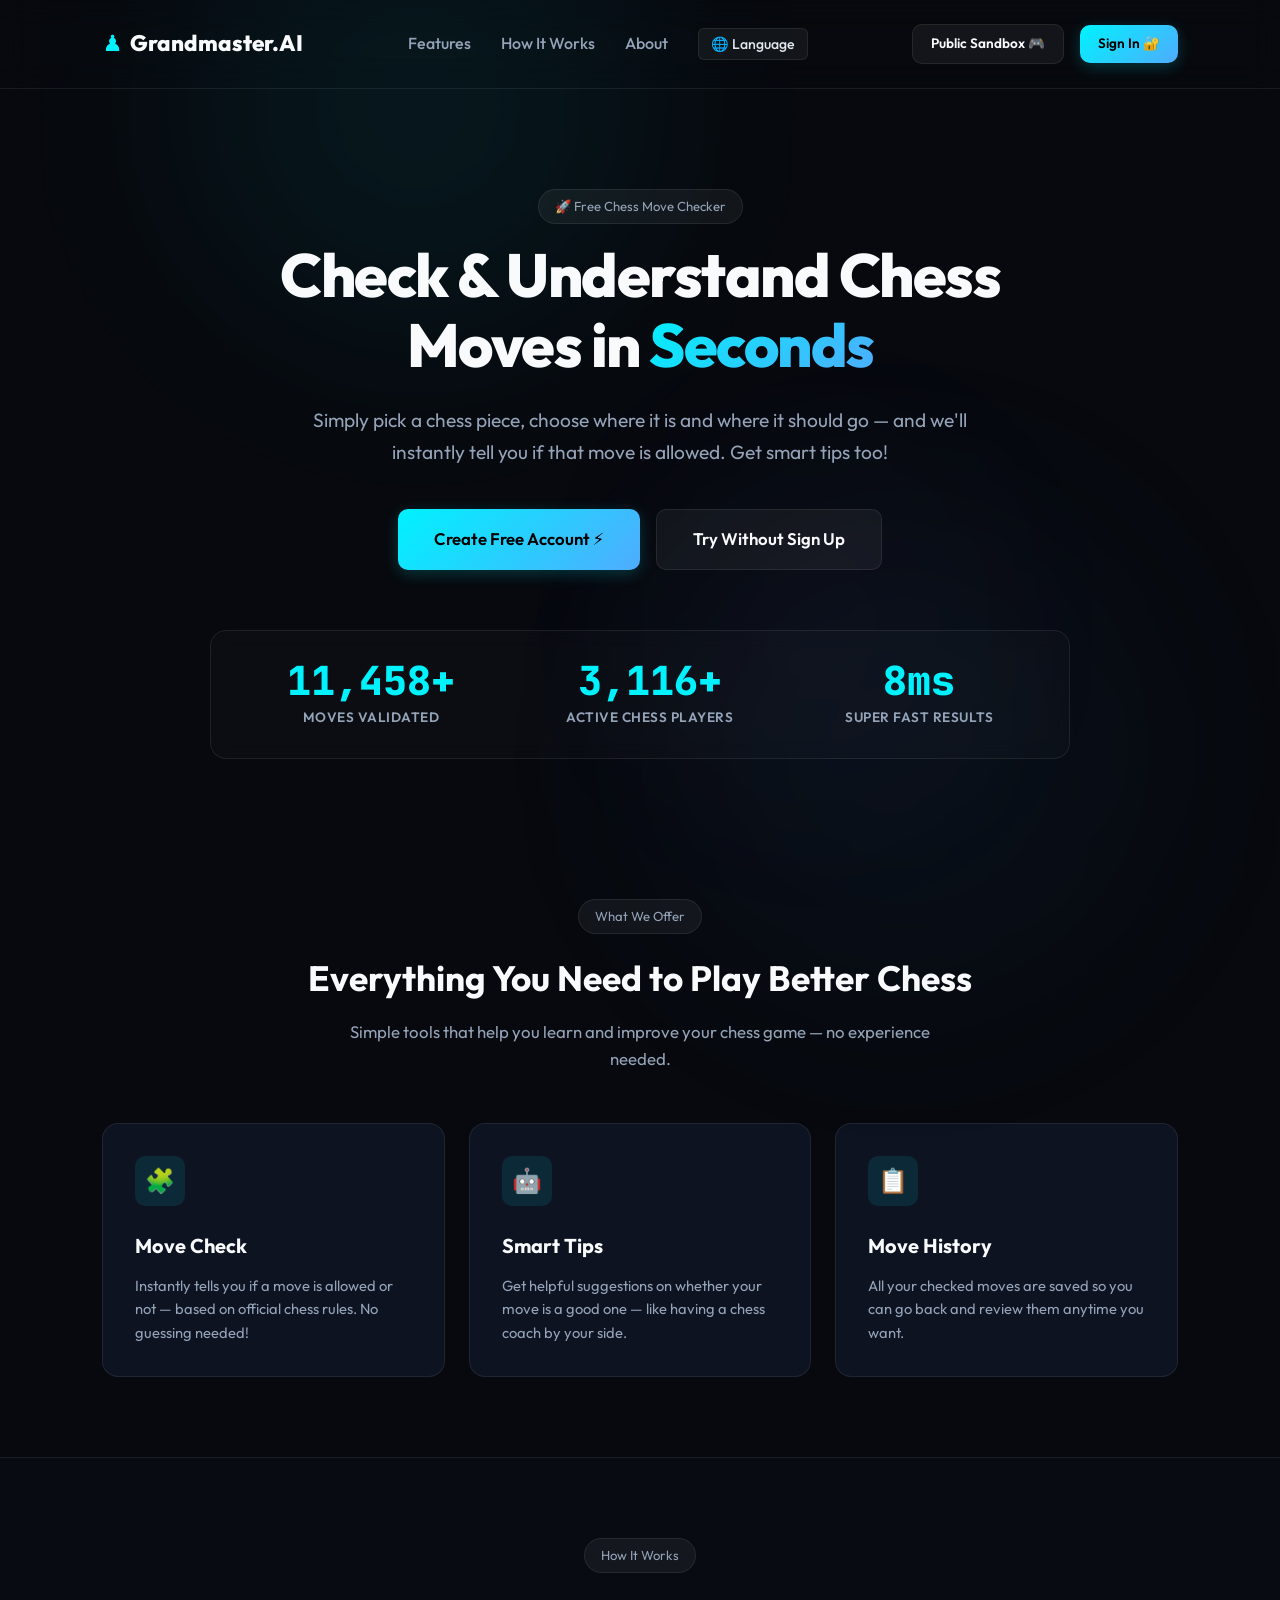
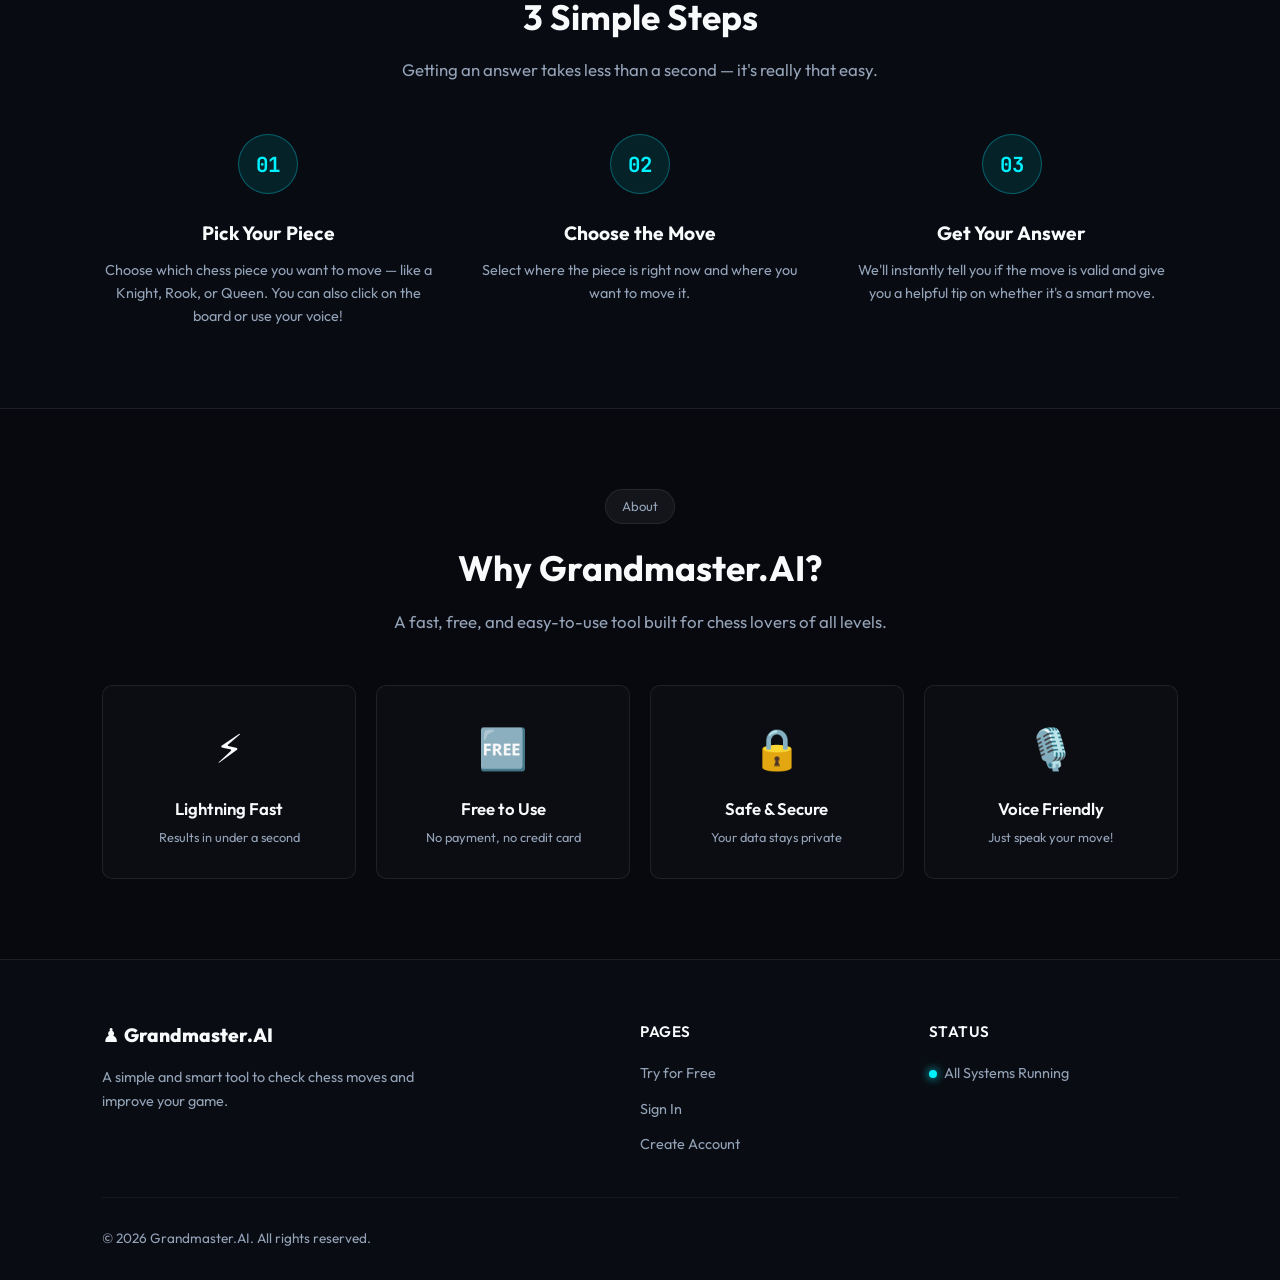
<file: resources/static/index.html>
<!DOCTYPE html>
<html lang="en">
<head>
    <meta charset="UTF-8">
    <meta name="viewport" content="width=device-width, initial-scale=1.0">
    <title>Grandmaster.AI — Next-Gen Chess Engine & Move Validator</title>
    <link rel="stylesheet" href="style.css">
</head>
<body>
    <div class="glow-orb orb-1"></div>
    <div class="glow-orb orb-2"></div>
    <div class="glow-orb orb-3"></div>

    <!-- Navigation Bar -->
    <nav class="navbar">
        <div class="nav-logo">
            <span>♟️</span> Grandmaster.AI
        </div>
        <div class="nav-links">
            <a href="#features" class="nav-link">Features</a>
            <a href="#how-it-works" class="nav-link">How It Works</a>
            <a href="#tech" class="nav-link">About</a>
            <!-- Language Dropdown -->
            <div class="lang-switcher">
                <button class="lang-btn" onclick="toggleLangMenu()" title="Change Language">🌐 Language</button>
                <div class="lang-menu" id="langMenu">
                    <div onclick="changeLang('en')">🇬🇧 English</div>
                    <div onclick="changeLang('hi')">🇮🇳 Hindi</div>
                    <div onclick="changeLang('ar')">🇸🇦 Arabic</div>
                    <div onclick="changeLang('fr')">🇫🇷 French</div>
                    <div onclick="changeLang('es')">🇪🇸 Spanish</div>
                    <div onclick="changeLang('de')">🇩🇪 German</div>
                    <div onclick="changeLang('zh-CN')">🇨🇳 Chinese</div>
                    <div onclick="changeLang('ur')">🇵🇰 Urdu</div>
                </div>
            </div>
            <!-- Hidden Google Translate Element -->
            <div id="google_translate_element" style="display: none !important;"></div>
        </div>
        <div class="nav-actions">
            <a href="playground.html" class="btn btn-secondary btn-sm">Public Sandbox 🎮</a>
            <a href="login.html" class="btn btn-primary btn-sm">Sign In 🔐</a>
        </div>
    </nav>

    <!-- Hero Section -->
    <header class="hero-section">
        <div class="section-badge">🚀 Free Chess Move Checker</div>
        <h1>Check & Understand Chess Moves in <span class="gradient-text">Seconds</span></h1>
        <p class="hero-subtitle">
            Simply pick a chess piece, choose where it is and where it should go — and we'll instantly tell you if that move is allowed. Get smart tips too!
        </p>
        <div class="hero-buttons">
            <a href="signup.html" class="btn btn-primary btn-lg">Create Free Account ⚡</a>
            <a href="playground.html" class="btn btn-secondary btn-lg">Try Without Sign Up</a>
        </div>

        <!-- Live Statistics Counter -->
        <div class="stats-container">
            <div class="stat-item">
                <div class="stat-number" id="movesCount">12,500+</div>
                <div class="stat-label">Moves Validated</div>
            </div>
            <div class="stat-item">
                <div class="stat-number" id="usersCount">3,400+</div>
                <div class="stat-label">Active Chess Players</div>
            </div>
            <div class="stat-item">
                <div class="stat-number" id="latencyCount">8ms</div>
                <div class="stat-label">Super Fast Results</div>
            </div>
        </div>
    </header>

    <!-- Key Unique Features Section -->
    <section id="features" class="section">
        <div class="section-header">
            <span class="section-badge">What We Offer</span>
            <h2>Everything You Need to Play Better Chess</h2>
            <p>Simple tools that help you learn and improve your chess game — no experience needed.</p>
        </div>

        <div class="features-grid">
            <div class="feature-card">
                <div class="feature-icon">🧩</div>
                <h3>Move Check</h3>
                <p>Instantly tells you if a move is allowed or not — based on official chess rules. No guessing needed!</p>
            </div>
            <div class="feature-card">
                <div class="feature-icon">🤖</div>
                <h3>Smart Tips</h3>
                <p>Get helpful suggestions on whether your move is a good one — like having a chess coach by your side.</p>
            </div>
            <div class="feature-card">
                <div class="feature-icon">📋</div>
                <h3>Move History</h3>
                <p>All your checked moves are saved so you can go back and review them anytime you want.</p>
            </div>
        </div>
    </section>

    <!-- How It Works Section -->
    <section id="how-it-works" class="section" style="background: rgba(12, 16, 25, 0.4); border-top: 1px solid var(--card-border); border-bottom: 1px solid var(--card-border);">
        <div class="section-header">
            <span class="section-badge">How It Works</span>
            <h2>3 Simple Steps</h2>
            <p>Getting an answer takes less than a second — it's really that easy.</p>
        </div>

        <div class="steps-container">
            <div class="step-item">
                <div class="step-number">01</div>
                <h3>Pick Your Piece</h3>
                <p>Choose which chess piece you want to move — like a Knight, Rook, or Queen. You can also click on the board or use your voice!</p>
            </div>
            <div class="step-item">
                <div class="step-number">02</div>
                <h3>Choose the Move</h3>
                <p>Select where the piece is right now and where you want to move it.</p>
            </div>
            <div class="step-item">
                <div class="step-number">03</div>
                <h3>Get Your Answer</h3>
                <p>We'll instantly tell you if the move is valid and give you a helpful tip on whether it's a smart move.</p>
            </div>
        </div>
    </section>

    <!-- About Section -->
    <section id="tech" class="section">
        <div class="section-header">
            <span class="section-badge">About</span>
            <h2>Why Grandmaster.AI?</h2>
            <p>A fast, free, and easy-to-use tool built for chess lovers of all levels.</p>
        </div>

        <div class="tech-grid">
            <div class="tech-card">
                <div class="tech-icon">⚡</div>
                <h4>Lightning Fast</h4>
                <p>Results in under a second</p>
            </div>
            <div class="tech-card">
                <div class="tech-icon">🆓</div>
                <h4>Free to Use</h4>
                <p>No payment, no credit card</p>
            </div>
            <div class="tech-card">
                <div class="tech-icon">🔒</div>
                <h4>Safe & Secure</h4>
                <p>Your data stays private</p>
            </div>
            <div class="tech-card">
                <div class="tech-icon">🎙️</div>
                <h4>Voice Friendly</h4>
                <p>Just speak your move!</p>
            </div>
        </div>
    </section>

    <!-- Footer -->
    <footer class="footer">
        <div class="footer-grid">
            <div class="footer-info">
                <h3>♟️ Grandmaster.AI</h3>
                <p>A simple and smart tool to check chess moves and improve your game.</p>
            </div>
            <div class="footer-links">
                <h4>Pages</h4>
                <ul>
                    <li><a href="playground.html">Try for Free</a></li>
                    <li><a href="login.html">Sign In</a></li>
                    <li><a href="signup.html">Create Account</a></li>
                </ul>
            </div>
            <div class="footer-links">
                <h4>Status</h4>
                <ul>
                    <li><a href="#" style="pointer-events: none;"><span class="pulse-dot" style="display:inline-block; margin-right:4px;"></span> All Systems Running</a></li>
                </ul>
            </div>
        </div>
        <div class="footer-bottom">
            <p>&copy; 2026 Grandmaster.AI. All rights reserved.</p>
        </div>
    </footer>

    <!-- Language Switcher Script -->
    <script>
        function toggleLangMenu() {
            const menu = document.getElementById('langMenu');
            menu.classList.toggle('open');
        }
        document.addEventListener('click', function(e) {
            if (!e.target.closest('.lang-switcher')) {
                document.getElementById('langMenu').classList.remove('open');
            }
        });
        function changeLang(lang) {
            try {
                const cookieVal = (lang === 'en') ? '' : '/en/' + lang;
                document.cookie = "googtrans=" + cookieVal + "; path=/";
                document.cookie = "googtrans=" + cookieVal + "; path=/; domain=" + window.location.hostname;
                
                var select = document.querySelector('select.goog-te-combo');
                if (select) {
                    select.value = lang;
                    select.dispatchEvent(new Event('change'));
                } else {
                    location.reload();
                }
            } catch (e) {
                console.error("Failed to change language: ", e);
            }
        }
        function googleTranslateElementInit() {
            new google.translate.TranslateElement({
                pageLanguage: 'en',
                layout: google.translate.TranslateElement.InlineLayout.SIMPLE,
                autoDisplay: false
            }, 'google_translate_element');
        }
        if (window.location.protocol === 'file:') {
            console.warn("Google Translate widget requires a local server (http:// or https://) to function properly and set cookies. It won't work correctly when opened directly via file:// protocol.");
        }
    </script>
    <script type="text/javascript" src="https://translate.google.com/translate_a/element.js?cb=googleTranslateElementInit"></script>

    <!-- Landing page script -->
    <script src="script.js"></script>
</body>
</html>
</file>
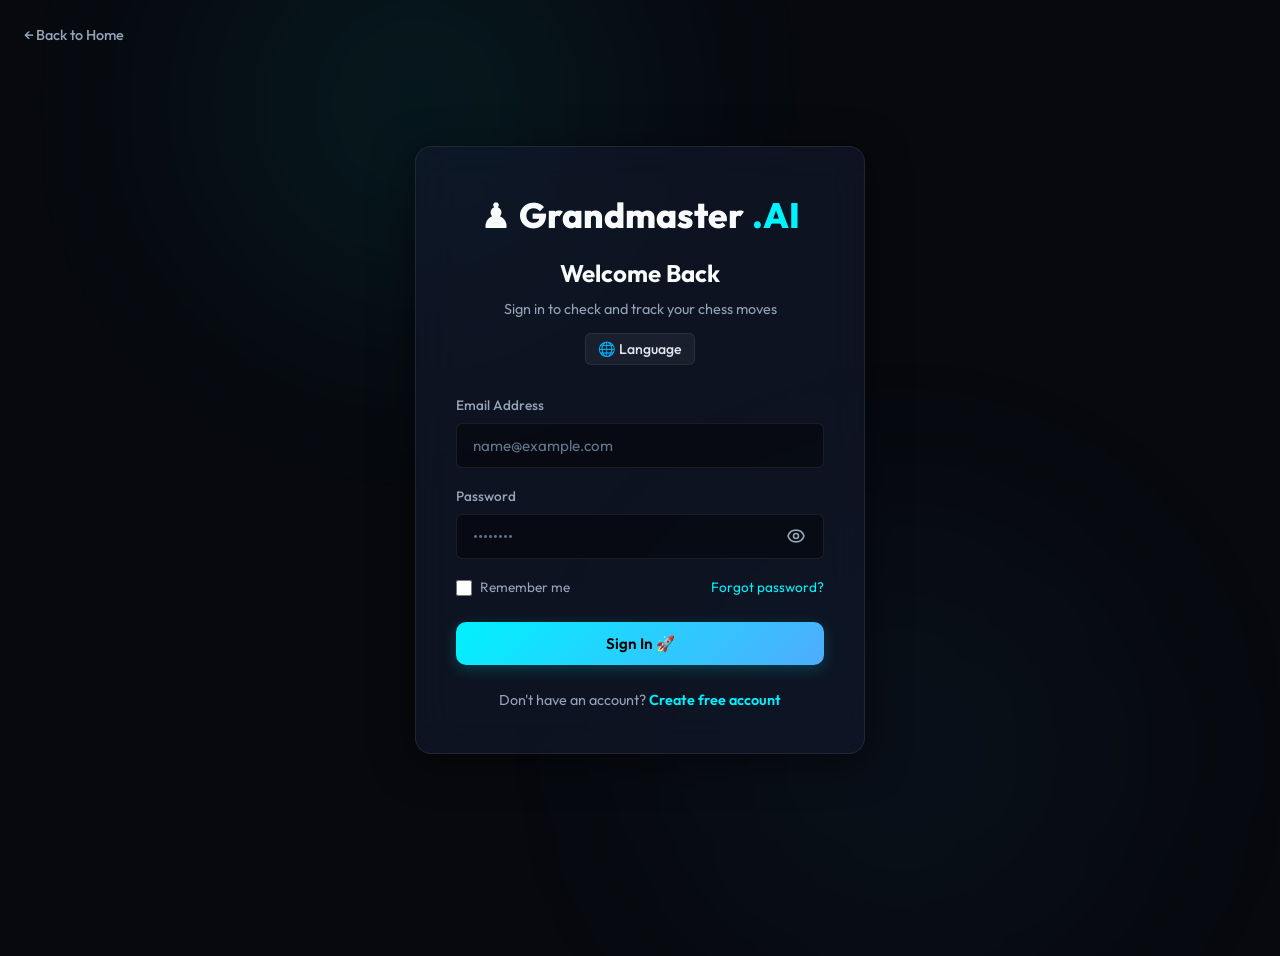
<file: resources/static/dashboard.html>
<!DOCTYPE html>
<html lang="en">
<head>
    <meta charset="UTF-8">
    <meta name="viewport" content="width=device-width, initial-scale=1.0">
    <title>Grandmaster.AI — Dashboard</title>
    <link rel="stylesheet" href="style.css">
    <link rel="stylesheet" href="dashboard.css">
</head>
<body>
    <div class="glow-orb orb-1"></div>
    <div class="glow-orb orb-2"></div>

    <div class="dashboard-layout">
        <!-- Sidebar Navigation -->
        <aside class="sidebar">
            <div class="sidebar-top">
                <div class="sidebar-logo">
                    <span>♟️</span> Grandmaster<span>.AI</span>
                </div>

                <div class="user-profile-box">
                    <div class="user-avatar" id="avatarLetter">U</div>
                    <div class="user-info">
                        <span class="user-name" id="userNameLabel">Loading...</span>
                        <span class="user-role">FIDE Challenger</span>
                    </div>
                </div>

                <nav class="sidebar-nav">
                    <div class="nav-item active" onclick="switchTab('sandbox')">🎮 Play & Check Moves</div>
                    <div class="nav-item" onclick="switchTab('history')">📜 My Move History</div>
                    <div class="nav-item" style="pointer-events: none; opacity: 0.5;">📊 Full Stats (PRO)</div>
                </nav>
            </div>

            <div class="sidebar-bottom">
                <div class="lang-switcher">
                    <button class="lang-btn" onclick="toggleLangMenu()" title="Change Language">🌐 Language</button>
                    <div class="lang-menu" id="langMenu" style="right: auto; left: 0;">
                        <div onclick="changeLang('en')">🇬🇧 English</div>
                        <div onclick="changeLang('hi')">🇮🇳 Hindi</div>
                        <div onclick="changeLang('ar')">🇸🇦 Arabic</div>
                        <div onclick="changeLang('fr')">🇫🇷 French</div>
                        <div onclick="changeLang('es')">🇪🇸 Spanish</div>
                        <div onclick="changeLang('de')">🇩🇪 German</div>
                        <div onclick="changeLang('zh-CN')">🇨🇳 Chinese</div>
                        <div onclick="changeLang('ur')">🇵🇰 Urdu</div>
                    </div>
                </div>
                <!-- Hidden Google Translate Element -->
                <div id="google_translate_element" style="display: none !important;"></div>
                <button class="btn btn-danger btn-full" onclick="handleLogout()">Sign Out 🚪</button>
            </div>
        </aside>

        <!-- Main Panel Content -->
        <main class="dashboard-main">
            <header class="dashboard-header">
                <div class="welcome-msg">
                    <h1 id="welcomeTitle">Hello, Challenger</h1>
                    <p>Your chess move checker is ready to use.</p>
                </div>
                <div class="header-actions">
                    <div class="status-pill">
                        <span class="pulse-dot"></span> Online & Ready
                    </div>
                </div>
            </header>

            <!-- Tabs Wrapper -->
            <div id="sandboxTab">
                <div class="sandbox-grid">
                    <!-- Left: Interactive chessboard panel -->
                    <div class="glass-card board-wrapper">
                        <h3 style="font-size: 1.15rem; font-weight: 700; margin-bottom: 20px; align-self: flex-start;">Chess Board</h3>
                        
                        <div class="board-container">
                            <div class="board-labels-top">
                                <span>A</span><span>B</span><span>C</span><span>D</span><span>E</span><span>F</span><span>G</span><span>H</span>
                            </div>
                            <div class="board-row-container">
                                <div class="board-labels-left">
                                    <span>8</span><span>7</span><span>6</span><span>5</span><span>4</span><span>3</span><span>2</span><span>1</span>
                                </div>
                                <div class="dashboard-board" id="chessBoard"></div>
                                <div class="board-labels-right">
                                    <span>8</span><span>7</span><span>6</span><span>5</span><span>4</span><span>3</span><span>2</span><span>1</span>
                                </div>
                            </div>
                            <div class="board-labels-bottom">
                                <span>A</span><span>B</span><span>C</span><span>D</span><span>E</span><span>F</span><span>G</span><span>H</span>
                            </div>
                        </div>

                        <div class="board-controls btn-full">
                            <div class="form-group" style="grid-column: span 2;">
                                <label class="form-label">Select Piece</label>
                                <select class="form-input" id="piece">
                                    <option value="KNIGHT">Knight (♘)</option>
                                    <option value="PAWN">Pawn (♙)</option>
                                    <option value="ROOK">Rook (♖)</option>
                                    <option value="BISHOP">Bishop (♗)</option>
                                    <option value="QUEEN">Queen (♕)</option>
                                    <option value="KING">King (♔)</option>
                                </select>
                            </div>

                            <div style="display: grid; grid-template-columns: 1fr 1fr; gap: 16px; width: 100%;">
                                <div class="form-group">
                                    <label class="form-label">From Square</label>
                                    <input type="text" class="form-input" id="fromSquare" value="g1" maxlength="2">
                                </div>
                                <div class="form-group">
                                    <label class="form-label">To Square</label>
                                    <input type="text" class="form-input" id="toSquare" value="f3" maxlength="2">
                                </div>
                            </div>

                            <button class="btn btn-primary btn-full" style="margin-top: 10px;" onclick="testValidation()">Check This Move 🚀</button>

                            <div class="voice-control-container">
                                <button id="micBtn" class="btn btn-secondary voice-btn" onclick="toggleVoiceRecognition()">
                                    <span id="micIcon">🎙️</span> Start Voice Control
                                </button>
                                <div id="voiceStatus" class="voice-status">Microphone Off — Click to speak your move (e.g. "Knight g1 to f3")</div>
                            </div>
                        </div>
                    </div>

                    <!-- Right: AI Analytics Panel -->
                    <div class="glass-card">
                        <div class="analytics-header">
                            <h3 style="font-size: 1.15rem; font-weight: 700;">AI Move Advisor</h3>
                            <div class="latency-badge" id="latency">0 ms</div>
                        </div>

                        <div class="analysis-status-box" id="statusBox">
                            <div>
                                <div style="font-size: 0.72rem; color: var(--text-muted); text-transform: uppercase;">Move Quality</div>
                                <div class="quality-title" id="qualityTitle">Awaiting Input</div>
                            </div>
                            <div class="badge" id="badgeTag">IDLE</div>
                        </div>

                        <div class="metrics-row">
                            <div class="metric-box">
                                <span class="m-label">Move Valid?</span>
                                <span class="m-value" id="ruleStatus">--</span>
                            </div>
                            <div class="metric-box">
                                <span class="m-label">Move Rating</span>
                                <span class="m-value" id="evalScore">+0.00</span>
                            </div>
                            <div class="metric-box">
                                <span class="m-label">Recommended</span>
                                <span class="m-value" id="bestMove">N/A</span>
                            </div>
                        </div>

                        <div class="ai-box">
                            <h4>🧠 AI Explanation & Tips</h4>
                            <p id="aiText">
                                Click any square on the board or type the square names, then click "Check This Move".
                            </p>
                        </div>
                    </div>
                </div>
            </div>

            <!-- Telemetry History Tab -->
            <div id="historyTab" style="display: none;" class="history-section">
                <div class="glass-card history-card">
                    <div class="history-header">
                        <div>
                            <h3 style="font-size: 1.25rem; font-weight: 700; margin-bottom: 4px;">My Move History</h3>
                            <p style="color: var(--text-muted); font-size: 0.88rem;">All the moves you have checked, saved here for your review.</p>
                        </div>
                        <button class="btn btn-secondary btn-sm" onclick="loadHistory()">Refresh 🔄</button>
                    </div>

                    <div class="table-wrapper">
                        <table class="history-table">
                            <thead>
                                <tr>
                                    <th>Piece</th>
                                    <th>Move Path</th>
                                    <th>Valid?</th>
                                    <th>Move Rating</th>
                                    <th>Score</th>
                                    <th>Timestamp</th>
                                </tr>
                            </thead>
                            <tbody id="historyTableBody">
                                <tr>
                                    <td colspan="6" style="text-align: center; color: var(--text-muted); padding: 40px 0;">No moves checked yet. Go to "Play & Check Moves" to get started!</td>
                                </tr>
                            </tbody>
                        </table>
                    </div>
                </div>
            </div>
        </main>
    </div>

    <!-- Toast Notifications -->
    <div class="toast-container" id="toastContainer"></div>

    <!-- Language Switcher Script -->
    <script>
        function toggleLangMenu() {
            const menu = document.getElementById('langMenu');
            menu.classList.toggle('open');
        }
        document.addEventListener('click', function(e) {
            if (!e.target.closest('.lang-switcher')) {
                document.getElementById('langMenu').classList.remove('open');
            }
        });
        function changeLang(lang) {
            try {
                const cookieVal = (lang === 'en') ? '' : '/en/' + lang;
                document.cookie = "googtrans=" + cookieVal + "; path=/";
                document.cookie = "googtrans=" + cookieVal + "; path=/; domain=" + window.location.hostname;
                
                var select = document.querySelector('select.goog-te-combo');
                if (select) {
                    select.value = lang;
                    select.dispatchEvent(new Event('change'));
                } else {
                    location.reload();
                }
            } catch (e) {
                console.error("Failed to change language: ", e);
            }
        }
        function googleTranslateElementInit() {
            new google.translate.TranslateElement({
                pageLanguage: 'en',
                layout: google.translate.TranslateElement.InlineLayout.SIMPLE,
                autoDisplay: false
            }, 'google_translate_element');
        }
        if (window.location.protocol === 'file:') {
            console.warn("Google Translate widget requires a local server (http:// or https://) to function properly and set cookies. It won't work correctly when opened directly via file:// protocol.");
        }
    </script>
    <script type="text/javascript" src="https://translate.google.com/translate_a/element.js?cb=googleTranslateElementInit"></script>

    <!-- Dashboard Controller script -->
    <script src="dashboard.js"></script>
</body>
</html>
</file>
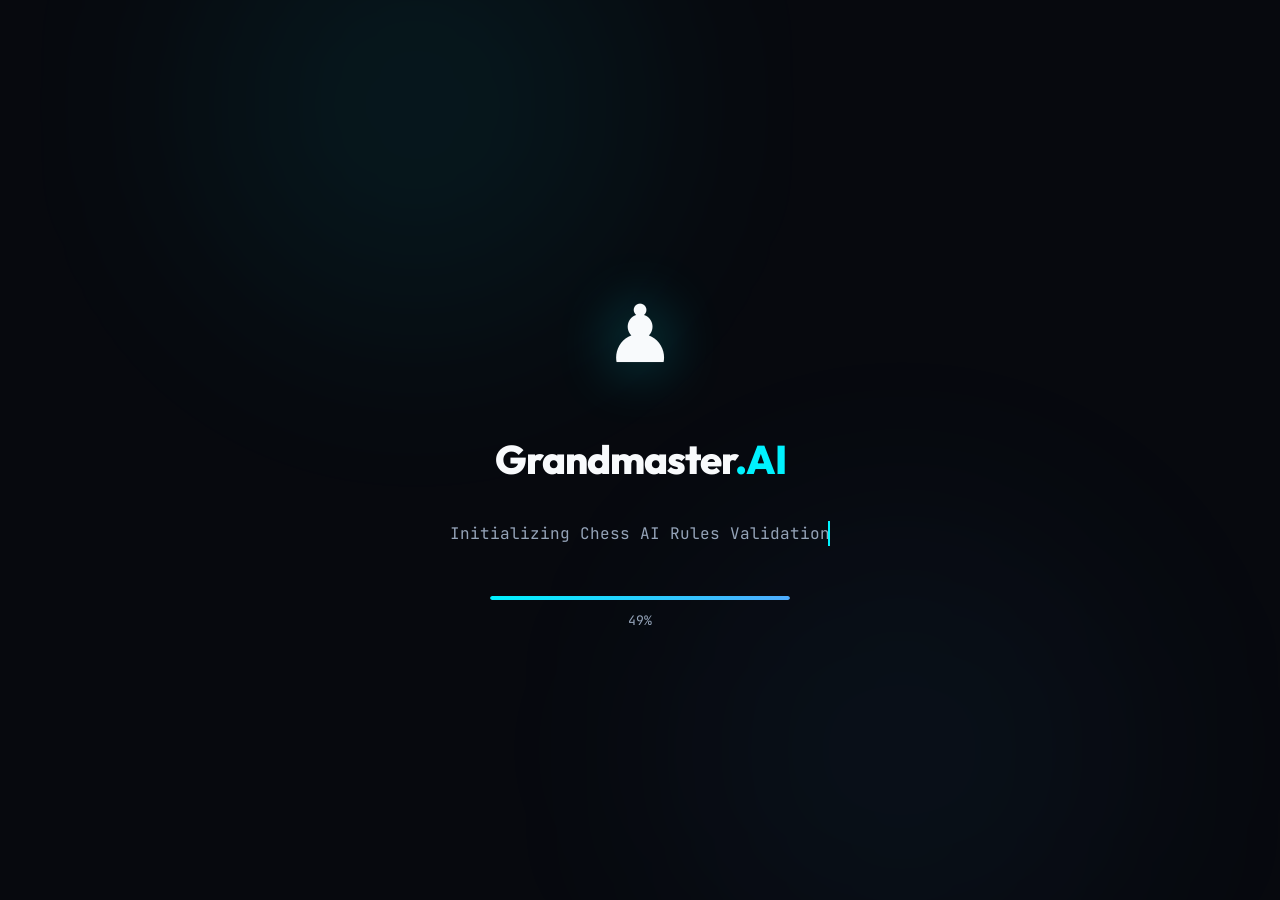
<file: resources/static/loading.html>
<!DOCTYPE html>
<html lang="en">
<head>
    <meta charset="UTF-8">
    <meta name="viewport" content="width=device-width, initial-scale=1.0">
    <title>Grandmaster.AI — Loading Engine</title>
    <link rel="stylesheet" href="common.css">
    <link rel="stylesheet" href="loading.css">
</head>
<body>
    <div class="glow-orb orb-1"></div>
    <div class="glow-orb orb-2"></div>

    <div class="loading-screen" id="loadingScreen">
        <div class="particles-container" id="particles"></div>

        <div class="loading-logo">♟️</div>
        <div class="loading-brand">Grandmaster<span class="highlight">.AI</span></div>
        <div class="loading-subtitle">Initializing Chess AI Rules Validation Engine...</div>

        <div class="loading-progress-container">
            <div class="loading-progress-bar">
                <div class="loading-progress-fill" id="fill"></div>
            </div>
            <div class="loading-percent" id="percent">0%</div>
        </div>
    </div>

    <script>
        // Progress counter script
        const percentEl = document.getElementById('percent');
        const screenEl = document.getElementById('loadingScreen');
        let count = 0;

        const interval = setInterval(() => {
            count += Math.floor(Math.random() * 8) + 2;
            if (count >= 100) {
                count = 100;
                clearInterval(interval);
                percentEl.innerText = '100% - Ready';
                
                // Fade out screen
                setTimeout(() => {
                    screenEl.classList.add('fade-out');
                    setTimeout(() => {
                        window.location.href = 'index.html';
                    }, 600);
                }, 500);
            } else {
                percentEl.innerText = count + '%';
            }
        }, 120);

        // Generate floating background particles
        const particlesContainer = document.getElementById('particles');
        for (let i = 0; i < 20; i++) {
            const particle = document.createElement('div');
            particle.className = 'particle';
            particle.style.left = Math.random() * 100 + 'vw';
            particle.style.animationDelay = Math.random() * 4 + 's';
            particle.style.animationDuration = (Math.random() * 3 + 3) + 's';
            particlesContainer.appendChild(particle);
        }
    </script>
</body>
</html>
</file>
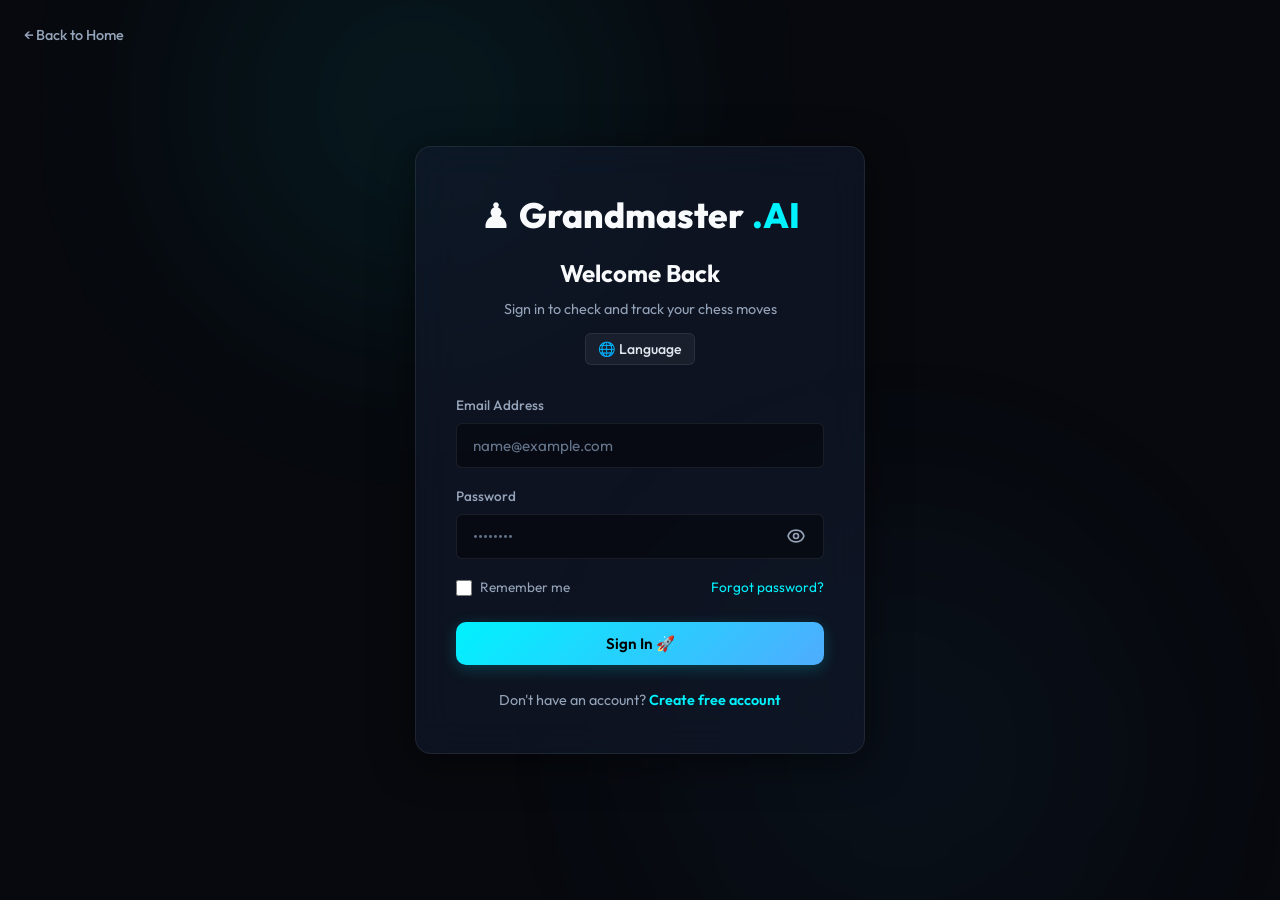
<file: resources/static/login.html>
<!DOCTYPE html>
<html lang="en">
<head>
    <meta charset="UTF-8">
    <meta name="viewport" content="width=device-width, initial-scale=1.0">
    <title>Grandmaster.AI — Sign In</title>
    <link rel="stylesheet" href="style.css">
    <link rel="stylesheet" href="auth.css">
</head>
<body>
    <div class="glow-orb orb-1"></div>
    <div class="glow-orb orb-2"></div>

    <a href="index.html" class="back-to-home">&larr; Back to Home</a>

    <div class="auth-container">
        <div class="auth-card">
            <div class="auth-header">
                <div class="auth-logo">♟️ Grandmaster<span>.AI</span></div>
                <h2 class="auth-title">Welcome Back</h2>
                <p class="auth-subtitle">Sign in to check and track your chess moves</p>
                <div class="lang-switcher" style="margin-top: 12px; display: inline-block;">
                    <button class="lang-btn" onclick="toggleLangMenu()" title="Change Language">🌐 Language</button>
                    <div class="lang-menu" id="langMenu" style="right: auto; left: 0;">
                        <div onclick="changeLang('en')">🇬🇧 English</div>
                        <div onclick="changeLang('hi')">🇮🇳 Hindi</div>
                        <div onclick="changeLang('ar')">🇸🇦 Arabic</div>
                        <div onclick="changeLang('fr')">🇫🇷 French</div>
                        <div onclick="changeLang('es')">🇪🇸 Spanish</div>
                        <div onclick="changeLang('de')">🇩🇪 German</div>
                        <div onclick="changeLang('zh-CN')">🇨🇳 Chinese</div>
                        <div onclick="changeLang('ur')">🇵🇰 Urdu</div>
                    </div>
                </div>
                <!-- Hidden Google Translate Element -->
                <div id="google_translate_element" style="display: none !important;"></div>
            </div>

            <form class="auth-form" id="loginForm" onsubmit="handleLogin(event)">
                <div class="form-group">
                    <label class="form-label">Email Address</label>
                    <input type="email" class="form-input" id="email" placeholder="name@example.com" required>
                </div>

                <div class="form-group">
                    <label class="form-label">Password</label>
                    <div class="password-wrapper">
                        <input type="password" class="form-input" id="password" placeholder="••••••••" required>
                        <button type="button" class="toggle-password" onclick="togglePasswordVisibility('password', this)" title="Show/Hide Password">
                            <svg class="eye-icon" xmlns="http://www.w3.org/2000/svg" fill="none" viewBox="0 0 24 24" stroke="currentColor" stroke-width="2">
                                <path stroke-linecap="round" stroke-linejoin="round" d="M15 12a3 3 0 11-6 0 3 3 0 016 0z" />
                                <path stroke-linecap="round" stroke-linejoin="round" d="M2.458 12C3.732 7.943 7.523 5 12 5c4.478 0 8.268 2.943 9.542 7-1.274 4.057-5.064 7-9.542 7-4.477 0-8.268-2.943-9.542-7z" />
                            </svg>
                            <svg class="eye-slash-icon" xmlns="http://www.w3.org/2000/svg" fill="none" viewBox="0 0 24 24" stroke="currentColor" stroke-width="2" style="display: none;">
                                <path stroke-linecap="round" stroke-linejoin="round" d="M13.875 18.825A10.05 10.05 0 0112 19c-4.478 0-8.268-2.943-9.543-7a9.97 9.97 0 011.563-3.029m5.858.908a3 3 0 114.243 4.243M9.878 9.878l4.242 4.242M9.88 9.88l-3.29-3.29m7.532 7.532l3.29 3.29M3 3l18 18" />
                            </svg>
                        </button>
                    </div>
                </div>

                <div class="auth-checkbox-row">
                    <label class="auth-checkbox-label">
                        <input type="checkbox" class="auth-checkbox">
                        Remember me
                    </label>
                    <a href="#" class="forgot-password">Forgot password?</a>
                </div>

                <button type="submit" class="btn btn-primary btn-full">Sign In 🚀</button>
            </form>

            <div class="auth-footer">
                Don't have an account? <a href="signup.html">Create free account</a>
            </div>
        </div>
    </div>

    <!-- Toast Container -->
    <div class="toast-container" id="toastContainer"></div>

    <!-- Language Switcher Script -->
    <script>
        function toggleLangMenu() {
            const menu = document.getElementById('langMenu');
            menu.classList.toggle('open');
        }
        document.addEventListener('click', function(e) {
            if (!e.target.closest('.lang-switcher')) {
                document.getElementById('langMenu').classList.remove('open');
            }
        });
        function changeLang(lang) {
            try {
                const cookieVal = (lang === 'en') ? '' : '/en/' + lang;
                document.cookie = "googtrans=" + cookieVal + "; path=/";
                document.cookie = "googtrans=" + cookieVal + "; path=/; domain=" + window.location.hostname;
                
                var select = document.querySelector('select.goog-te-combo');
                if (select) {
                    select.value = lang;
                    select.dispatchEvent(new Event('change'));
                } else {
                    location.reload();
                }
            } catch (e) {
                console.error("Failed to change language: ", e);
            }
        }
        function googleTranslateElementInit() {
            new google.translate.TranslateElement({
                pageLanguage: 'en',
                layout: google.translate.TranslateElement.InlineLayout.SIMPLE,
                autoDisplay: false
            }, 'google_translate_element');
        }
        if (window.location.protocol === 'file:') {
            console.warn("Google Translate widget requires a local server (http:// or https://) to function properly and set cookies. It won't work correctly when opened directly via file:// protocol.");
        }
    </script>
    <script type="text/javascript" src="https://translate.google.com/translate_a/element.js?cb=googleTranslateElementInit"></script>

    <!-- Auth JS file -->
    <script src="auth.js"></script>
</body>
</html>
</file>
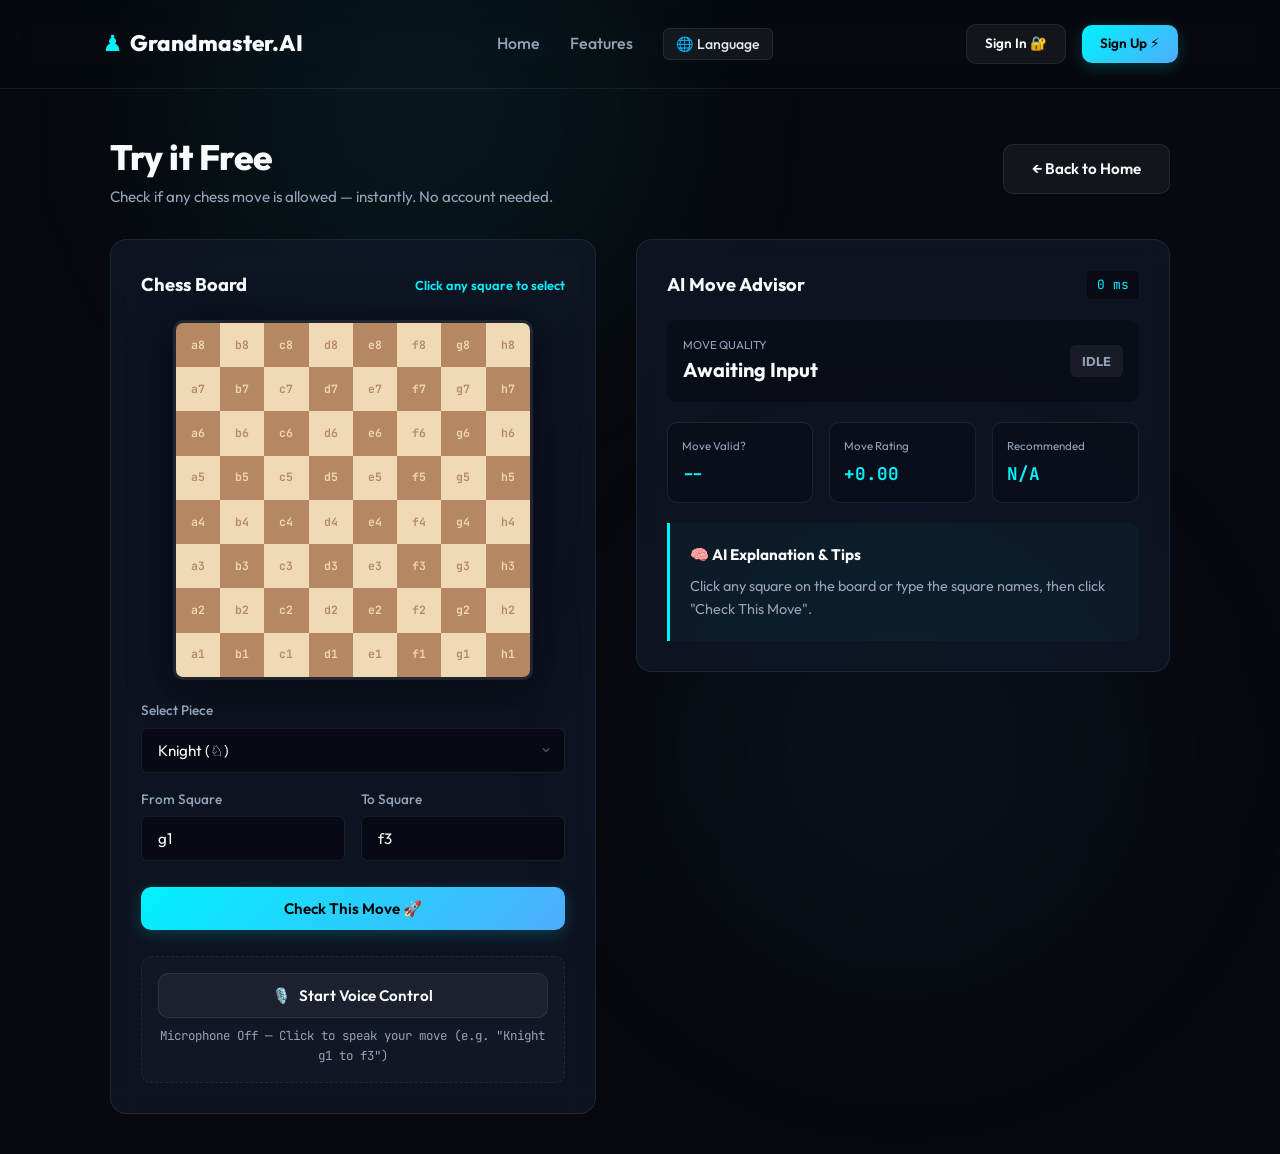
<file: resources/static/playground.html>
<!DOCTYPE html>
<html lang="en">
<head>
    <meta charset="UTF-8">
    <meta name="viewport" content="width=device-width, initial-scale=1.0">
    <title>Grandmaster.AI — Standalone Public Sandbox</title>
    <link rel="stylesheet" href="style.css">
    <style>
        .sandbox-page {
            max-width: 1100px;
            margin: 40px auto;
            padding: 0 20px;
        }
        .board-card {
            background: var(--bg-card);
            border: 1px solid var(--card-border);
            border-radius: var(--radius-lg);
            padding: 30px;
            backdrop-filter: blur(12px);
        }
        .sandbox-grid {
            display: grid;
            grid-template-columns: 1fr 1.1fr;
            gap: 40px;
            align-items: start;
        }
        .chess-board {
            display: grid;
            grid-template-columns: repeat(8, 1fr);
            grid-template-rows: repeat(8, 1fr);
            width: 360px;
            height: 360px;
            margin: 0 auto 20px;
            border-radius: var(--radius-md);
            overflow: hidden;
            border: 3px solid rgba(255, 255, 255, 0.08);
            box-shadow: var(--shadow-lg);
        }
        .sq {
            display: flex;
            justify-content: center;
            align-items: center;
            font-size: 0.72rem;
            font-family: var(--font-mono);
            font-weight: 600;
            cursor: pointer;
            user-select: none;
            transition: all var(--transition-fast);
        }
        .sq.light {
            background-color: #f0d9b5;
            color: #b58863;
        }
        .sq.dark {
            background-color: #b58863;
            color: #f0d9b5;
        }
        .sq.selected {
            background-color: #3b82f6 !important;
            color: #fff !important;
        }
        .sq.valid-target {
            background-color: rgba(16, 185, 129, 0.6) !important;
            box-shadow: inset 0 0 10px rgba(16, 185, 129, 0.8);
            color: #fff !important;
        }
        .board-controls {
            display: grid;
            grid-template-columns: 1fr 1fr;
            gap: 16px;
        }
        .board-header {
            display: flex;
            justify-content: space-between;
            align-items: center;
            margin-bottom: 20px;
        }
        .board-sub {
            font-size: 0.8rem;
            color: var(--accent-cyan);
            font-weight: 600;
        }
        .analytics-header {
            display: flex;
            justify-content: space-between;
            align-items: center;
            margin-bottom: 20px;
        }
        .latency-badge {
            font-family: var(--font-mono);
            background: rgba(0, 0, 0, 0.4);
            padding: 4px 10px;
            border-radius: 4px;
            font-size: 0.8rem;
            color: var(--accent-cyan);
        }
        .analysis-status-box {
            display: flex;
            justify-content: space-between;
            align-items: center;
            background: rgba(0, 0, 0, 0.3);
            padding: 16px;
            border-radius: var(--radius-md);
            margin-bottom: 20px;
        }
        .quality-title {
            font-size: 1.25rem;
            font-weight: 700;
        }
        .badge {
            padding: 6px 12px;
            border-radius: var(--radius-sm);
            font-size: 0.8rem;
            font-weight: 700;
        }
        .metrics-row {
            display: flex;
            gap: 16px;
            margin-bottom: 20px;
        }
        .metric-box {
            flex: 1;
            background: rgba(0, 0, 0, 0.2);
            padding: 14px;
            border-radius: var(--radius-md);
            border: 1px solid var(--card-border);
        }
        .m-label {
            font-size: 0.72rem;
            color: var(--text-muted);
            display: block;
            margin-bottom: 4px;
        }
        .m-value {
            font-family: var(--font-mono);
            font-size: 1.1rem;
            font-weight: 700;
            color: var(--accent-cyan);
        }
        .ai-box {
            background: rgba(0, 242, 254, 0.03);
            border-left: 3px solid var(--accent-cyan);
            padding: 20px;
            border-radius: 0 var(--radius-md) var(--radius-md) 0;
        }
        .ai-box h4 {
            font-size: 0.95rem;
            margin-bottom: 8px;
            font-weight: 700;
        }
        .ai-box p {
            font-size: 0.9rem;
            color: var(--text-muted);
            line-height: 1.6;
        }
        .voice-control-container {
            grid-column: span 2;
            margin-top: 10px;
            padding: 16px;
            background: rgba(255, 255, 255, 0.02);
            border: 1px dashed var(--card-border);
            border-radius: var(--radius-md);
            text-align: center;
        }
        .voice-status {
            font-size: 0.78rem;
            color: var(--text-muted);
            margin-top: 8px;
            font-family: var(--font-mono);
        }
        .voice-btn.listening {
            background: rgba(255, 82, 82, 0.2);
            border-color: var(--accent-red);
            color: var(--accent-red);
            animation: pulse-glow-red 1.5s infinite;
        }
        @keyframes pulse-glow-red {
            0%, 100% { box-shadow: 0 0 10px rgba(255, 82, 82, 0.4); }
            50% { box-shadow: 0 0 20px rgba(255, 82, 82, 0.8); }
        }
        .playground-title-bar {
            display: flex;
            justify-content: space-between;
            align-items: center;
            margin-bottom: 30px;
        }
        @media (max-width: 820px) {
            .sandbox-grid {
                grid-template-columns: 1fr;
            }
            .chess-board {
                width: 300px;
                height: 300px;
            }
        }
    </style>
</head>
<body>
    <div class="glow-orb orb-1"></div>
    <div class="glow-orb orb-2"></div>

    <!-- Navigation Bar -->
    <nav class="navbar">
        <div class="nav-logo">
            <span>♟️</span> Grandmaster.AI
        </div>
        <div class="nav-links">
            <a href="index.html" class="nav-link">Home</a>
            <a href="index.html#features" class="nav-link">Features</a>
            <div class="lang-switcher">
                <button class="lang-btn" onclick="toggleLangMenu()" title="Change Language">🌐 Language</button>
                <div class="lang-menu" id="langMenu">
                    <div onclick="changeLang('en')">🇬🇧 English</div>
                    <div onclick="changeLang('hi')">🇮🇳 Hindi</div>
                    <div onclick="changeLang('ar')">🇸🇦 Arabic</div>
                    <div onclick="changeLang('fr')">🇫🇷 French</div>
                    <div onclick="changeLang('es')">🇪🇸 Spanish</div>
                    <div onclick="changeLang('de')">🇩🇪 German</div>
                    <div onclick="changeLang('zh-CN')">🇨🇳 Chinese</div>
                    <div onclick="changeLang('ur')">🇵🇰 Urdu</div>
                </div>
            </div>
            <!-- Hidden Google Translate Element -->
            <div id="google_translate_element" style="display: none !important;"></div>
        </div>
        <div class="nav-actions">
            <a href="login.html" class="btn btn-secondary btn-sm">Sign In 🔐</a>
            <a href="signup.html" class="btn btn-primary btn-sm">Sign Up ⚡</a>
        </div>
    </nav>

    <main class="sandbox-page">
        <div class="playground-title-bar">
            <div>
                <h1 style="font-size: 2.2rem; font-weight: 800; letter-spacing: -0.5px;">Try it Free</h1>
                <p style="color: var(--text-muted); font-size: 0.95rem;">Check if any chess move is allowed — instantly. No account needed.</p>
            </div>
            <a href="index.html" class="btn btn-secondary">&larr; Back to Home</a>
        </div>

        <div class="sandbox-grid">
            <!-- Board Interface -->
            <div class="board-card">
                <div class="board-header">
                    <h3 style="font-size: 1.15rem; font-weight: 700;">Chess Board</h3>
                    <span class="board-sub">Click any square to select</span>
                </div>

                <div class="chess-board" id="chessBoard"></div>

                <div class="board-controls">
                    <div class="form-group" style="grid-column: span 2; margin-bottom: 0;">
                        <label class="form-label">Select Piece</label>
                        <select class="form-input" id="piece">
                            <option value="KNIGHT">Knight (♘)</option>
                            <option value="PAWN">Pawn (♙)</option>
                            <option value="ROOK">Rook (♖)</option>
                            <option value="BISHOP">Bishop (♗)</option>
                            <option value="QUEEN">Queen (♕)</option>
                            <option value="KING">King (♔)</option>
                        </select>
                    </div>

                    <div class="form-group" style="margin-bottom: 0;">
                        <label class="form-label">From Square</label>
                        <input type="text" class="form-input" id="fromSquare" value="g1" maxlength="2">
                    </div>

                    <div class="form-group" style="margin-bottom: 0;">
                        <label class="form-label">To Square</label>
                        <input type="text" class="form-input" id="toSquare" value="f3" maxlength="2">
                    </div>

                    <button class="btn btn-primary btn-full" style="grid-column: span 2; margin-top: 10px;" onclick="testValidation()">Check This Move 🚀</button>

                    <div class="voice-control-container">
                        <button id="micBtn" class="btn btn-secondary voice-btn" onclick="toggleVoiceRecognition()" style="width: 100%;">
                            <span id="micIcon">🎙️</span> Start Voice Control
                        </button>
                        <div id="voiceStatus" class="voice-status">Microphone Off — Click to speak your move (e.g. "Knight g1 to f3")</div>
                    </div>
                </div>
            </div>

            <!-- Analytics Dashboard -->
            <div class="board-card">
                <div class="analytics-header">
                    <h3 style="font-size: 1.15rem; font-weight: 700;">AI Move Advisor</h3>
                    <div class="latency-badge" id="latency">0 ms</div>
                </div>

                <div class="analysis-status-box" id="statusBox">
                    <div>
                        <div style="font-size: 0.72rem; color: var(--text-muted); text-transform: uppercase;">Move Quality</div>
                        <div class="quality-title" id="qualityTitle">Awaiting Input</div>
                    </div>
                    <div class="badge" id="badgeTag" style="background: rgba(255,255,255,0.06); color: var(--text-muted);">IDLE</div>
                </div>

                <div class="metrics-row">
                    <div class="metric-box">
                        <span class="m-label">Move Valid?</span>
                        <span class="m-value" id="ruleStatus">--</span>
                    </div>
                    <div class="metric-box">
                        <span class="m-label">Move Rating</span>
                        <span class="m-value" id="evalScore">+0.00</span>
                    </div>
                    <div class="metric-box">
                        <span class="m-label">Recommended</span>
                        <span class="m-value" id="bestMove">N/A</span>
                    </div>
                </div>

                <div class="ai-box">
                    <h4>🧠 AI Explanation & Tips</h4>
                    <p id="aiText">
                        Click any square on the board or type the square names, then click "Check This Move".
                    </p>
                </div>
            </div>
        </div>
    </main>

    <!-- Language Switcher Script -->
    <script>
        function toggleLangMenu() {
            const menu = document.getElementById('langMenu');
            menu.classList.toggle('open');
        }
        document.addEventListener('click', function(e) {
            if (!e.target.closest('.lang-switcher')) {
                document.getElementById('langMenu').classList.remove('open');
            }
        });
        function changeLang(lang) {
            try {
                const cookieVal = (lang === 'en') ? '' : '/en/' + lang;
                document.cookie = "googtrans=" + cookieVal + "; path=/";
                document.cookie = "googtrans=" + cookieVal + "; path=/; domain=" + window.location.hostname;
                
                var select = document.querySelector('select.goog-te-combo');
                if (select) {
                    select.value = lang;
                    select.dispatchEvent(new Event('change'));
                } else {
                    location.reload();
                }
            } catch (e) {
                console.error("Failed to change language: ", e);
            }
        }
        function googleTranslateElementInit() {
            new google.translate.TranslateElement({
                pageLanguage: 'en',
                layout: google.translate.TranslateElement.InlineLayout.SIMPLE,
                autoDisplay: false
            }, 'google_translate_element');
        }
        if (window.location.protocol === 'file:') {
            console.warn("Google Translate widget requires a local server (http:// or https://) to function properly and set cookies. It won't work correctly when opened directly via file:// protocol.");
        }
    </script>
    <script type="text/javascript" src="https://translate.google.com/translate_a/element.js?cb=googleTranslateElementInit"></script>

    <!-- Sandbox logic script -->
    <script>
        // Draw 8x8 grid
        document.addEventListener("DOMContentLoaded", () => {
            const board = document.getElementById("chessBoard");
            const files = ['a', 'b', 'c', 'd', 'e', 'f', 'g', 'h'];
            let selectedSquare = null;

            for (let r = 8; r >= 1; r--) {
                for (let f = 0; f < 8; f++) {
                    const sq = document.createElement("div");
                    const isLight = (r + f) % 2 !== 0;
                    const coord = `${files[f]}${r}`;
                    sq.className = `sq ${isLight ? 'light' : 'dark'}`;
                    sq.innerText = coord;
                    sq.setAttribute('data-coord', coord);

                    sq.addEventListener('click', () => {
                        // Click management
                        if (!selectedSquare) {
                            selectedSquare = coord;
                            sq.classList.add('selected');
                            document.getElementById('fromSquare').value = coord;
                        } else {
                            // Find target and clear selects
                            document.querySelectorAll('.sq').forEach(s => s.classList.remove('selected', 'valid-target'));
                            sq.classList.add('valid-target');
                            document.getElementById('toSquare').value = coord;
                            selectedSquare = null;
                            testValidation();
                        }
                    });

                    board.appendChild(sq);
                }
            }
        });

        // Direct sandbox local logic validation fallback
        function testValidation() {
            const piece = document.getElementById("piece").value;
            const fromSquare = document.getElementById("fromSquare").value.toLowerCase().trim();
            const toSquare = document.getElementById("toSquare").value.toLowerCase().trim();

            const startTime = performance.now();
            
            // Client-side rule simulation engine fallback
            const data = simulateMove(piece, fromSquare, toSquare);
            const endTime = performance.now();
            
            updateUI(data, Math.round(endTime - startTime));
        }

        function simulateMove(piece, from, to) {
            if (from === to || from.length !== 2 || to.length !== 2 || 
                from[0] < 'a' || from[0] > 'h' || from[1] < '1' || from[1] > '8' ||
                to[0] < 'a' || to[0] > 'h' || to[1] < '1' || to[1] > '8') {
                return {
                    valid: false,
                    quality: "ILLEGAL",
                    score: "0.00",
                    best: "N/A",
                    aiText: "Please enter a valid square. Squares go from a1 to h8 (e.g. e2, g1)."
                };
            }

            const fileDiff = Math.abs(from.charCodeAt(0) - to.charCodeAt(0));
            const rankDiff = Math.abs(from.charCodeAt(1) - to.charCodeAt(1));
            let isValid = false;

            switch (piece) {
                case "KNIGHT": isValid = (fileDiff === 1 && rankDiff === 2) || (fileDiff === 2 && rankDiff === 1); break;
                case "ROOK": isValid = (fileDiff === 0 || rankDiff === 0); break;
                case "BISHOP": isValid = (fileDiff === rankDiff); break;
                case "QUEEN": isValid = (fileDiff === 0 || rankDiff === 0) || (fileDiff === rankDiff); break;
                case "KING": isValid = (fileDiff <= 1 && rankDiff <= 1); break;
                case "PAWN": isValid = (fileDiff === 0 && (rankDiff === 1 || rankDiff === 2)); break;
            }

            if (isValid) {
                return {
                    valid: true,
                    quality: "BRILLIANT ⚡",
                    score: "+0.85",
                    best: "e2e4",
                    aiText: `Great news! Moving the ${piece} from ${from} to ${to} is a valid move.`
                };
            } else {
                return {
                    valid: false,
                    quality: "BLUNDER ❌",
                    score: "-1.20",
                    best: "N/A",
                    aiText: `This move is not valid for a ${piece}. Please try a different move.`
                };
            }
        }

        function updateUI(data, latencyMs) {
            document.getElementById("latency").innerText = `${latencyMs} ms`;
            document.getElementById("qualityTitle").innerText = data.valid ? "Move Validated" : "Invalid Move";
            document.getElementById("ruleStatus").innerText = data.valid ? "PASSED" : "FAILED";
            document.getElementById("ruleStatus").style.color = data.valid ? "var(--accent-green)" : "var(--accent-red)";

            document.getElementById("evalScore").innerText = data.score;
            document.getElementById("bestMove").innerText = data.best;

            const badge = document.getElementById("badgeTag");
            badge.innerText = data.quality;
            badge.style.background = data.valid ? "rgba(0, 230, 118, 0.15)" : "rgba(255, 82, 82, 0.15)";
            badge.style.color = data.valid ? "var(--accent-green)" : "var(--accent-red)";

            document.getElementById("aiText").innerText = data.aiText;
        }

        // Voice recognition
        let isListening = false;
        function toggleVoiceRecognition() {
            const micBtn = document.getElementById("micBtn");
            const voiceStatus = document.getElementById("voiceStatus");
            const SpeechRecognition = window.SpeechRecognition || window.webkitSpeechRecognition;

            if (!SpeechRecognition) {
                voiceStatus.innerText = "Speech API not supported in this browser.";
                return;
            }

            if (isListening) {
                return;
            }

            const rec = new SpeechRecognition();
            rec.continuous = false;
            rec.lang = 'en-US';

            rec.onstart = () => {
                isListening = true;
                micBtn.classList.add("listening");
                micBtn.innerHTML = "🔴 Listening...";
                voiceStatus.innerText = "Say your move clearly (e.g. 'Knight g1 to f3')";
            };

            rec.onresult = (e) => {
                const text = e.results[0][0].transcript.toLowerCase();
                voiceStatus.innerText = `Heard: "${text}"`;
                parseVoice(text);
            };

            rec.onend = () => {
                isListening = false;
                micBtn.classList.remove("listening");
                micBtn.innerHTML = "🎙️ Start Voice";
            };

            rec.start();
        }

        function parseVoice(text) {
            const pieces = ["knight", "pawn", "rook", "bishop", "queen", "king"];
            let foundPiece = "KNIGHT";
            for (let p of pieces) {
                if (text.includes(p)) {
                    foundPiece = p.toUpperCase();
                    break;
                }
            }
            document.getElementById("piece").value = foundPiece;

            const squares = text.match(/[a-h][1-8]/g);
            if (squares && squares.length >= 2) {
                document.getElementById("fromSquare").value = squares[0];
                document.getElementById("toSquare").value = squares[1];
                testValidation();
            }
        }
    </script>
</body>
</html>
</file>
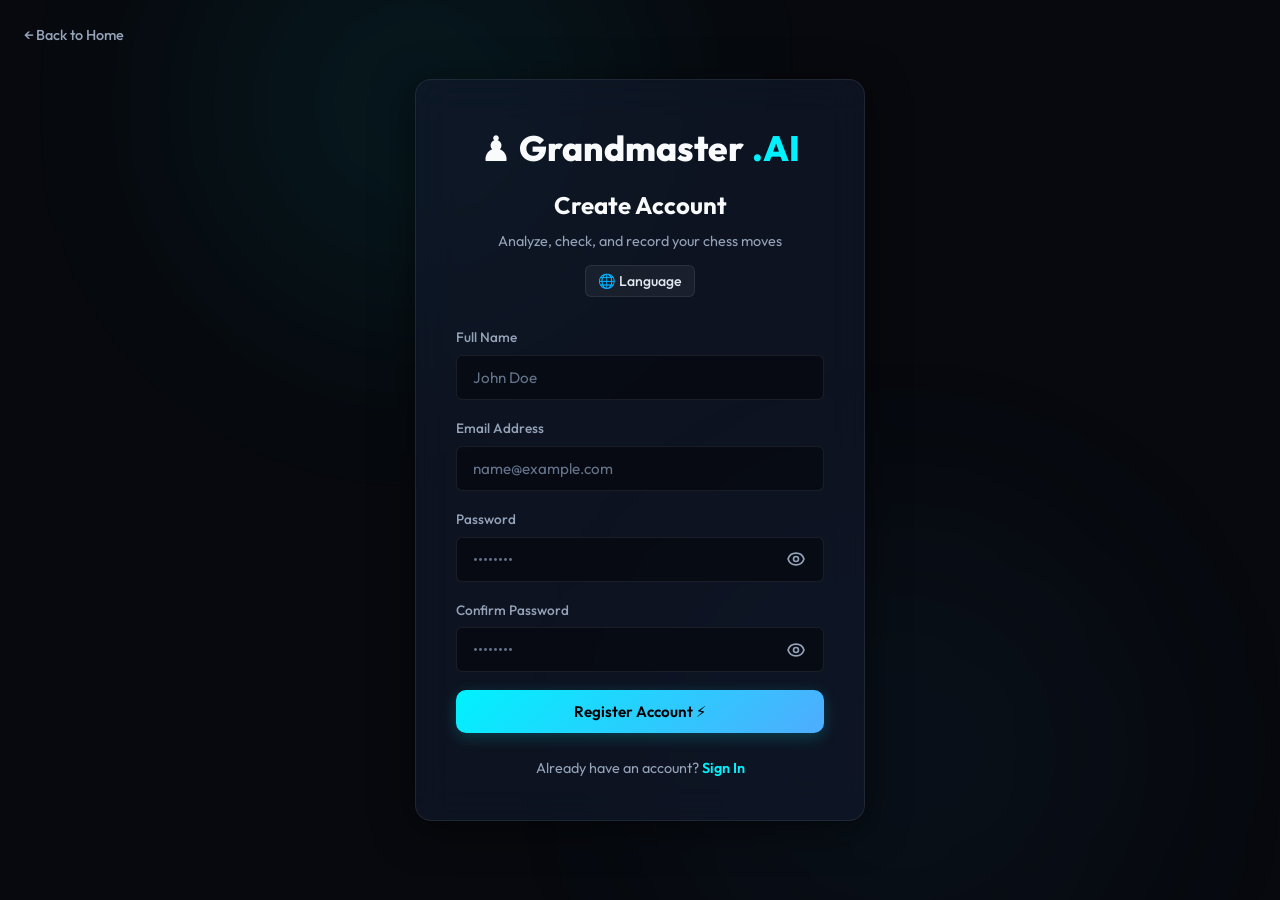
<file: resources/static/signup.html>
<!DOCTYPE html>
<html lang="en">
<head>
    <meta charset="UTF-8">
    <meta name="viewport" content="width=device-width, initial-scale=1.0">
    <title>Grandmaster.AI — Create Account</title>
    <link rel="stylesheet" href="style.css">
    <link rel="stylesheet" href="auth.css">
</head>
<body>
    <div class="glow-orb orb-1"></div>
    <div class="glow-orb orb-2"></div>

    <a href="index.html" class="back-to-home">&larr; Back to Home</a>

    <div class="auth-container">
        <div class="auth-card">
            <div class="auth-header">
                <div class="auth-logo">♟️ Grandmaster<span>.AI</span></div>
                <h2 class="auth-title">Create Account</h2>
                <p class="auth-subtitle">Analyze, check, and record your chess moves</p>
                <div class="lang-switcher" style="margin-top: 12px; display: inline-block;">
                    <button class="lang-btn" onclick="toggleLangMenu()" title="Change Language">🌐 Language</button>
                    <div class="lang-menu" id="langMenu" style="right: auto; left: 0;">
                        <div onclick="changeLang('en')">🇬🇧 English</div>
                        <div onclick="changeLang('hi')">🇮🇳 Hindi</div>
                        <div onclick="changeLang('ar')">🇸🇦 Arabic</div>
                        <div onclick="changeLang('fr')">🇫🇷 French</div>
                        <div onclick="changeLang('es')">🇪🇸 Spanish</div>
                        <div onclick="changeLang('de')">🇩🇪 German</div>
                        <div onclick="changeLang('zh-CN')">🇨🇳 Chinese</div>
                        <div onclick="changeLang('ur')">🇵🇰 Urdu</div>
                    </div>
                </div>
                <!-- Hidden Google Translate Element -->
                <div id="google_translate_element" style="display: none !important;"></div>
            </div>

            <form class="auth-form" id="signupForm" onsubmit="handleSignup(event)">
                <div class="form-group">
                    <label class="form-label">Full Name</label>
                    <input type="text" class="form-input" id="name" placeholder="John Doe" required>
                </div>

                <div class="form-group">
                    <label class="form-label">Email Address</label>
                    <input type="email" class="form-input" id="email" placeholder="name@example.com" required>
                </div>

                <div class="form-group">
                    <label class="form-label">Password</label>
                    <div class="password-wrapper">
                        <input type="password" class="form-input" id="password" placeholder="••••••••" required>
                        <button type="button" class="toggle-password" onclick="togglePasswordVisibility('password', this)" title="Show/Hide Password">
                            <svg class="eye-icon" xmlns="http://www.w3.org/2000/svg" fill="none" viewBox="0 0 24 24" stroke="currentColor" stroke-width="2">
                                <path stroke-linecap="round" stroke-linejoin="round" d="M15 12a3 3 0 11-6 0 3 3 0 016 0z" />
                                <path stroke-linecap="round" stroke-linejoin="round" d="M2.458 12C3.732 7.943 7.523 5 12 5c4.478 0 8.268 2.943 9.542 7-1.274 4.057-5.064 7-9.542 7-4.477 0-8.268-2.943-9.542-7z" />
                            </svg>
                            <svg class="eye-slash-icon" xmlns="http://www.w3.org/2000/svg" fill="none" viewBox="0 0 24 24" stroke="currentColor" stroke-width="2" style="display: none;">
                                <path stroke-linecap="round" stroke-linejoin="round" d="M13.875 18.825A10.05 10.05 0 0112 19c-4.478 0-8.268-2.943-9.543-7a9.97 9.97 0 011.563-3.029m5.858.908a3 3 0 114.243 4.243M9.878 9.878l4.242 4.242M9.88 9.88l-3.29-3.29m7.532 7.532l3.29 3.29M3 3l18 18" />
                            </svg>
                        </button>
                    </div>
                </div>

                <div class="form-group">
                    <label class="form-label">Confirm Password</label>
                    <div class="password-wrapper">
                        <input type="password" class="form-input" id="confirmPassword" placeholder="••••••••" required>
                        <button type="button" class="toggle-password" onclick="togglePasswordVisibility('confirmPassword', this)" title="Show/Hide Password">
                            <svg class="eye-icon" xmlns="http://www.w3.org/2000/svg" fill="none" viewBox="0 0 24 24" stroke="currentColor" stroke-width="2">
                                <path stroke-linecap="round" stroke-linejoin="round" d="M15 12a3 3 0 11-6 0 3 3 0 016 0z" />
                                <path stroke-linecap="round" stroke-linejoin="round" d="M2.458 12C3.732 7.943 7.523 5 12 5c4.478 0 8.268 2.943 9.542 7-1.274 4.057-5.064 7-9.542 7-4.477 0-8.268-2.943-9.542-7z" />
                            </svg>
                            <svg class="eye-slash-icon" xmlns="http://www.w3.org/2000/svg" fill="none" viewBox="0 0 24 24" stroke="currentColor" stroke-width="2" style="display: none;">
                                <path stroke-linecap="round" stroke-linejoin="round" d="M13.875 18.825A10.05 10.05 0 0112 19c-4.478 0-8.268-2.943-9.543-7a9.97 9.97 0 011.563-3.029m5.858.908a3 3 0 114.243 4.243M9.878 9.878l4.242 4.242M9.88 9.88l-3.29-3.29m7.532 7.532l3.29 3.29M3 3l18 18" />
                            </svg>
                        </button>
                    </div>
                </div>

                <button type="submit" class="btn btn-primary btn-full">Register Account ⚡</button>
            </form>

            <div class="auth-footer">
                Already have an account? <a href="login.html">Sign In</a>
            </div>
        </div>
    </div>

    <!-- Toast Container -->
    <div class="toast-container" id="toastContainer"></div>

    <!-- Language Switcher Script -->
    <script>
        function toggleLangMenu() {
            const menu = document.getElementById('langMenu');
            menu.classList.toggle('open');
        }
        document.addEventListener('click', function(e) {
            if (!e.target.closest('.lang-switcher')) {
                document.getElementById('langMenu').classList.remove('open');
            }
        });
        function changeLang(lang) {
            try {
                const cookieVal = (lang === 'en') ? '' : '/en/' + lang;
                document.cookie = "googtrans=" + cookieVal + "; path=/";
                document.cookie = "googtrans=" + cookieVal + "; path=/; domain=" + window.location.hostname;
                
                var select = document.querySelector('select.goog-te-combo');
                if (select) {
                    select.value = lang;
                    select.dispatchEvent(new Event('change'));
                } else {
                    location.reload();
                }
            } catch (e) {
                console.error("Failed to change language: ", e);
            }
        }
        function googleTranslateElementInit() {
            new google.translate.TranslateElement({
                pageLanguage: 'en',
                layout: google.translate.TranslateElement.InlineLayout.SIMPLE,
                autoDisplay: false
            }, 'google_translate_element');
        }
        if (window.location.protocol === 'file:') {
            console.warn("Google Translate widget requires a local server (http:// or https://) to function properly and set cookies. It won't work correctly when opened directly via file:// protocol.");
        }
    </script>
    <script type="text/javascript" src="https://translate.google.com/translate_a/element.js?cb=googleTranslateElementInit"></script>

    <!-- Auth JS file -->
    <script src="auth.js"></script>
</body>
</html>
</file>
<file: resources/static/style.css>
/* ============================================
   STYLE.CSS — Landing Page Specific Styles
   ============================================ */

@import url('common.css');

/* ---- Navbar ---- */
.navbar {
    display: flex;
    justify-content: space-between;
    align-items: center;
    padding: 24px 8%;
    border-bottom: 1px solid var(--card-border);
    backdrop-filter: blur(16px);
    -webkit-backdrop-filter: blur(16px);
    position: sticky;
    top: 0;
    z-index: 100;
}

.nav-logo {
    font-size: 1.4rem;
    font-weight: 800;
    display: flex;
    align-items: center;
    gap: 8px;
}

.nav-logo span {
    color: var(--accent-cyan);
}

.nav-links {
    display: flex;
    gap: 30px;
    align-items: center;
}

.nav-link {
    color: var(--text-muted);
    font-weight: 500;
    transition: color var(--transition-fast);
}

.nav-link:hover {
    color: var(--text-white);
}

.nav-actions {
    display: flex;
    align-items: center;
    gap: 16px;
}

/* ---- Hero Section ---- */
.hero-section {
    text-align: center;
    padding: 100px 20px 60px;
    max-width: 900px;
    margin: 0 auto;
    position: relative;
}

.hero-section h1 {
    font-size: 3.8rem;
    font-weight: 800;
    line-height: 1.15;
    margin-bottom: 24px;
    letter-spacing: -1.5px;
}

.hero-subtitle {
    color: var(--text-muted);
    font-size: 1.2rem;
    line-height: 1.7;
    margin-bottom: 40px;
    max-width: 700px;
    margin-left: auto;
    margin-right: auto;
}

.hero-buttons {
    display: flex;
    justify-content: center;
    gap: 16px;
    margin-bottom: 60px;
}

/* Stats Counter */
.stats-container {
    display: flex;
    justify-content: space-around;
    gap: 20px;
    margin-top: 40px;
    padding: 30px;
    background: rgba(255, 255, 255, 0.02);
    border: 1px solid var(--card-border);
    border-radius: var(--radius-lg);
    backdrop-filter: blur(10px);
}

.stat-item {
    text-align: center;
}

.stat-number {
    font-size: 2.5rem;
    font-weight: 800;
    color: var(--accent-cyan);
    font-family: var(--font-mono);
    line-height: 1;
    margin-bottom: 6px;
}

.stat-label {
    font-size: 0.85rem;
    color: var(--text-muted);
    text-transform: uppercase;
    font-weight: 600;
    letter-spacing: 0.5px;
}

/* ---- Features Grid ---- */
.features-grid {
    display: grid;
    grid-template-columns: repeat(auto-fit, minmax(320px, 1fr));
    gap: 24px;
}

.feature-card {
    background: var(--bg-card);
    border: 1px solid var(--card-border);
    border-radius: var(--radius-lg);
    padding: 32px;
    transition: all var(--transition-normal);
}

.feature-card:hover {
    border-color: var(--card-hover-border);
    transform: translateY(-5px);
    box-shadow: var(--shadow-glow-cyan);
}

.feature-icon {
    width: 50px;
    height: 50px;
    border-radius: var(--radius-md);
    background: rgba(0, 242, 254, 0.1);
    display: flex;
    align-items: center;
    justify-content: center;
    font-size: 1.5rem;
    margin-bottom: 24px;
    color: var(--accent-cyan);
}

.feature-card h3 {
    font-size: 1.25rem;
    font-weight: 700;
    margin-bottom: 12px;
}

.feature-card p {
    color: var(--text-muted);
    font-size: 0.92rem;
    line-height: 1.6;
}

/* ---- Tech Stack Section ---- */
.tech-grid {
    display: grid;
    grid-template-columns: repeat(auto-fit, minmax(200px, 1fr));
    gap: 20px;
}

.tech-card {
    text-align: center;
    padding: 30px 20px;
    border-radius: var(--radius-md);
    background: rgba(255, 255, 255, 0.02);
    border: 1px solid var(--card-border);
    transition: all var(--transition-fast);
}

.tech-card:hover {
    background: rgba(255, 255, 255, 0.04);
    border-color: rgba(255, 255, 255, 0.15);
}

.tech-icon {
    font-size: 2.5rem;
    margin-bottom: 16px;
}

.tech-card h4 {
    font-size: 1.05rem;
    font-weight: 600;
    margin-bottom: 4px;
}

.tech-card p {
    font-size: 0.8rem;
    color: var(--text-muted);
}

/* ---- How it Works Steps ---- */
.steps-container {
    display: grid;
    grid-template-columns: repeat(3, 1fr);
    gap: 40px;
    position: relative;
}

.step-item {
    position: relative;
    text-align: center;
}

.step-number {
    width: 60px;
    height: 60px;
    border-radius: 50%;
    background: rgba(0, 242, 254, 0.1);
    border: 1px solid rgba(0, 242, 254, 0.3);
    color: var(--accent-cyan);
    display: flex;
    align-items: center;
    justify-content: center;
    font-size: 1.3rem;
    font-weight: 700;
    margin: 0 auto 24px;
    font-family: var(--font-mono);
}

.step-item h3 {
    font-size: 1.2rem;
    font-weight: 700;
    margin-bottom: 10px;
}

.step-item p {
    color: var(--text-muted);
    font-size: 0.9rem;
}

/* ---- Footer ---- */
.footer {
    border-top: 1px solid var(--card-border);
    padding: 60px 8% 30px;
    background: rgba(12, 16, 25, 0.5);
}

.footer-grid {
    display: grid;
    grid-template-columns: 2fr 1fr 1fr;
    gap: 40px;
    margin-bottom: 40px;
}

.footer-info h3 {
    font-size: 1.2rem;
    font-weight: 800;
    margin-bottom: 16px;
}

.footer-info p {
    color: var(--text-muted);
    font-size: 0.9rem;
    max-width: 320px;
}

.footer-links h4 {
    font-size: 0.95rem;
    font-weight: 600;
    margin-bottom: 16px;
    text-transform: uppercase;
    letter-spacing: 0.5px;
}

.footer-links ul {
    display: flex;
    flex-direction: column;
    gap: 10px;
}

.footer-links a {
    color: var(--text-muted);
    font-size: 0.9rem;
    transition: color var(--transition-fast);
}

.footer-links a:hover {
    color: var(--text-white);
}

.footer-bottom {
    display: flex;
    justify-content: space-between;
    align-items: center;
    border-top: 1px solid rgba(255, 255, 255, 0.05);
    padding-top: 30px;
    font-size: 0.85rem;
    color: var(--text-muted);
}

/* Responsive */
@media (max-width: 768px) {
    .hero-section h1 {
        font-size: 2.5rem;
    }
    .stats-container {
        flex-direction: column;
        gap: 30px;
    }
    .steps-container {
        grid-template-columns: 1fr;
        gap: 40px;
    }
    .footer-grid {
        grid-template-columns: 1fr;
    }
    .navbar {
        padding: 16px 5%;
    }
    .nav-links {
        display: none;
    }
}
</file>
<file: resources/static/dashboard.css>
/* ============================================
   DASHBOARD.CSS — Authenticated Main Panel
   ============================================ */

.dashboard-layout {
    display: grid;
    grid-template-columns: 280px 1fr;
    min-height: 100vh;
    background: var(--bg-dark);
}

/* ---- Sidebar Panel ---- */
.sidebar {
    background: rgba(12, 16, 25, 0.85);
    border-right: 1px solid var(--card-border);
    backdrop-filter: blur(20px);
    padding: 30px 24px;
    display: flex;
    flex-direction: column;
    justify-content: space-between;
    height: 100vh;
    position: sticky;
    top: 0;
}

.sidebar-top {
    display: flex;
    flex-direction: column;
    gap: 30px;
}

.sidebar-logo {
    font-size: 1.4rem;
    font-weight: 800;
    display: flex;
    align-items: center;
    gap: 8px;
}

.sidebar-logo span {
    color: var(--accent-cyan);
}

.user-profile-box {
    display: flex;
    align-items: center;
    gap: 12px;
    padding: 16px;
    background: rgba(255, 255, 255, 0.03);
    border: 1px solid var(--card-border);
    border-radius: var(--radius-md);
}

.user-avatar {
    width: 42px;
    height: 42px;
    border-radius: 50%;
    background: var(--gradient-cool);
    display: flex;
    align-items: center;
    justify-content: center;
    font-weight: 700;
    color: #000;
    font-size: 1.1rem;
}

.user-info {
    display: flex;
    flex-direction: column;
    overflow: hidden;
}

.user-name {
    font-weight: 600;
    font-size: 0.92rem;
    white-space: nowrap;
    text-overflow: ellipsis;
    overflow: hidden;
}

.user-role {
    font-size: 0.75rem;
    color: var(--accent-cyan);
    font-weight: 500;
}

.sidebar-nav {
    display: flex;
    flex-direction: column;
    gap: 8px;
}

.nav-item {
    display: flex;
    align-items: center;
    gap: 12px;
    padding: 12px 16px;
    border-radius: var(--radius-sm);
    color: var(--text-muted);
    font-weight: 500;
    transition: all var(--transition-fast);
    cursor: pointer;
}

.nav-item:hover, .nav-item.active {
    color: var(--text-white);
    background: rgba(255, 255, 255, 0.05);
}

.nav-item.active {
    border-left: 3px solid var(--accent-cyan);
    background: rgba(0, 242, 254, 0.04);
}

.sidebar-bottom {
    display: flex;
    flex-direction: column;
    gap: 16px;
}

/* ---- Dashboard Content ---- */
.dashboard-main {
    padding: 40px 50px;
    overflow-y: auto;
    height: 100vh;
}

.dashboard-header {
    display: flex;
    justify-content: space-between;
    align-items: center;
    margin-bottom: 30px;
}

.welcome-msg h1 {
    font-size: 1.8rem;
    font-weight: 800;
    margin-bottom: 4px;
}

.welcome-msg p {
    color: var(--text-muted);
    font-size: 0.95rem;
}

.header-actions {
    display: flex;
    align-items: center;
    gap: 16px;
}

/* ---- Sandbox Sandbox ---- */
.sandbox-grid {
    display: grid;
    grid-template-columns: 1.2fr 1fr;
    gap: 30px;
    margin-bottom: 40px;
}

/* Chess board wrapper */
.board-wrapper {
    display: flex;
    flex-direction: column;
    align-items: center;
}

.board-container {
    background: #0f172a;
    border: 4px solid rgba(255, 255, 255, 0.05);
    border-radius: var(--radius-md);
    box-shadow: var(--shadow-lg);
    position: relative;
    margin-bottom: 24px;
}

.board-labels-top, .board-labels-bottom {
    display: flex;
    justify-content: space-around;
    padding: 4px 20px;
    font-family: var(--font-mono);
    font-size: 0.75rem;
    color: var(--text-dim);
}

.board-row-container {
    display: flex;
    align-items: center;
}

.board-labels-left, .board-labels-right {
    display: flex;
    flex-direction: column;
    justify-content: space-around;
    height: 360px;
    padding: 0 8px;
    font-family: var(--font-mono);
    font-size: 0.75rem;
    color: var(--text-dim);
}

.dashboard-board {
    display: grid;
    grid-template-columns: repeat(8, 45px);
    grid-template-rows: repeat(8, 45px);
    border: 1px solid rgba(255, 255, 255, 0.1);
}

.dashboard-sq {
    display: flex;
    justify-content: center;
    align-items: center;
    font-size: 1.6rem;
    font-family: var(--font-mono);
    cursor: pointer;
    user-select: none;
    transition: background-color var(--transition-fast);
}

.dashboard-sq.light {
    background-color: #f0d9b5;
    color: #b58863;
}

.dashboard-sq.dark {
    background-color: #b58863;
    color: #f0d9b5;
}

.dashboard-sq.selected {
    background-color: #3b82f6 !important;
}

.dashboard-sq.valid-move {
    background-color: rgba(16, 185, 129, 0.5) !important;
    box-shadow: inset 0 0 10px rgba(16, 185, 129, 0.8);
}

/* History Telemetry Table */
.history-section {
    margin-top: 40px;
}

.history-card {
    padding: 0;
    overflow: hidden;
}

.history-header {
    padding: 24px;
    border-bottom: 1px solid var(--card-border);
    display: flex;
    justify-content: space-between;
    align-items: center;
}

.table-wrapper {
    overflow-x: auto;
}

.history-table {
    width: 100%;
    border-collapse: collapse;
    text-align: left;
}

.history-table th, .history-table td {
    padding: 16px 24px;
    font-size: 0.9rem;
}

.history-table th {
    background: rgba(255, 255, 255, 0.02);
    color: var(--text-muted);
    font-weight: 600;
    text-transform: uppercase;
    font-size: 0.75rem;
    letter-spacing: 0.5px;
    border-bottom: 1px solid var(--card-border);
}

.history-table td {
    border-bottom: 1px solid rgba(255, 255, 255, 0.03);
}

.history-table tr:last-child td {
    border-bottom: none;
}

.history-table tr:hover td {
    background: rgba(255, 255, 255, 0.01);
}

.badge-valid {
    color: var(--accent-green);
    background: rgba(0, 230, 118, 0.1);
    padding: 4px 8px;
    border-radius: var(--radius-sm);
    font-size: 0.78rem;
    font-weight: 600;
}

.badge-invalid {
    color: var(--accent-red);
    background: rgba(255, 82, 82, 0.1);
    padding: 4px 8px;
    border-radius: var(--radius-sm);
    font-size: 0.78rem;
    font-weight: 600;
}

/* Responsive */
@media (max-width: 1024px) {
    .dashboard-layout {
        grid-template-columns: 1fr;
    }
    .sidebar {
        display: none;
    }
    .dashboard-main {
        padding: 24px;
    }
    .sandbox-grid {
        grid-template-columns: 1fr;
    }
}
</file>
<file: resources/static/common.css>
/* ============================================
   COMMON.CSS — Shared Design System
   Chess AI Validator | Grandmaster.AI
   ============================================ */

/* Google Fonts */
@import url('https://fonts.googleapis.com/css2?family=Outfit:wght@300;400;500;600;700;800&family=JetBrains+Mono:wght@400;500;600&display=swap');

/* ---- Design Tokens ---- */
:root {
    --bg-dark: #07090e;
    --bg-surface: #0c1019;
    --bg-card: rgba(18, 26, 43, 0.65);
    --card-border: rgba(255, 255, 255, 0.08);
    --card-hover-border: rgba(0, 242, 254, 0.3);

    --accent-cyan: #00f2fe;
    --accent-blue: #4facfe;
    --accent-green: #00e676;
    --accent-red: #ff5252;
    --accent-orange: #ff9100;
    --accent-purple: #b388ff;
    --accent-gold: #ffd740;

    --gradient-main: linear-gradient(135deg, var(--accent-cyan), var(--accent-blue));
    --gradient-warm: linear-gradient(135deg, var(--accent-orange), var(--accent-red));
    --gradient-cool: linear-gradient(135deg, var(--accent-purple), var(--accent-cyan));

    --text-white: #f8fafc;
    --text-light: #e2e8f0;
    --text-muted: #94a3b8;
    --text-dim: #64748b;

    --font-sans: 'Outfit', system-ui, -apple-system, sans-serif;
    --font-mono: 'JetBrains Mono', 'Fira Code', monospace;

    --shadow-sm: 0 2px 8px rgba(0,0,0,0.3);
    --shadow-md: 0 4px 20px rgba(0,0,0,0.4);
    --shadow-lg: 0 8px 40px rgba(0,0,0,0.5);
    --shadow-glow-cyan: 0 0 30px rgba(0, 242, 254, 0.15);
    --shadow-glow-blue: 0 0 30px rgba(79, 172, 254, 0.15);

    --radius-sm: 6px;
    --radius-md: 10px;
    --radius-lg: 16px;
    --radius-xl: 24px;
    --radius-full: 9999px;

    --transition-fast: 0.2s ease;
    --transition-normal: 0.3s ease;
    --transition-slow: 0.5s ease;
}

/* ---- Reset ---- */
*, *::before, *::after {
    margin: 0;
    padding: 0;
    box-sizing: border-box;
}

html {
    scroll-behavior: smooth;
    font-size: 16px;
}

body {
    font-family: var(--font-sans);
    background-color: var(--bg-dark);
    color: var(--text-white);
    min-height: 100vh;
    overflow-x: hidden;
    position: relative;
    line-height: 1.6;
    -webkit-font-smoothing: antialiased;
    -moz-osx-font-smoothing: grayscale;
}

a {
    color: inherit;
    text-decoration: none;
}

img {
    max-width: 100%;
    display: block;
}

ul, ol {
    list-style: none;
}

button, input, select, textarea {
    font-family: inherit;
    font-size: inherit;
    color: inherit;
    outline: none;
    border: none;
    background: none;
}

/* ---- Background Glow Orbs ---- */
.glow-orb {
    position: fixed;
    border-radius: 50%;
    filter: blur(120px);
    z-index: -1;
    pointer-events: none;
    opacity: 0.7;
}

.orb-1 {
    top: -120px;
    left: 15%;
    width: 450px;
    height: 450px;
    background: rgba(0, 242, 254, 0.1);
    animation: orb-float-1 20s ease-in-out infinite;
}

.orb-2 {
    bottom: -100px;
    right: 10%;
    width: 500px;
    height: 500px;
    background: rgba(79, 172, 254, 0.07);
    animation: orb-float-2 25s ease-in-out infinite;
}

.orb-3 {
    top: 50%;
    left: 50%;
    width: 350px;
    height: 350px;
    background: rgba(179, 136, 255, 0.05);
    animation: orb-float-3 18s ease-in-out infinite;
}

@keyframes orb-float-1 {
    0%, 100% { transform: translate(0, 0) scale(1); }
    33% { transform: translate(30px, 50px) scale(1.1); }
    66% { transform: translate(-20px, 20px) scale(0.95); }
}

@keyframes orb-float-2 {
    0%, 100% { transform: translate(0, 0) scale(1); }
    50% { transform: translate(-40px, -30px) scale(1.08); }
}

@keyframes orb-float-3 {
    0%, 100% { transform: translate(-50%, -50%) scale(1); }
    50% { transform: translate(-45%, -55%) scale(1.15); }
}

/* ---- Gradient Text ---- */
.gradient-text {
    background: var(--gradient-main);
    -webkit-background-clip: text;
    background-clip: text;
    -webkit-text-fill-color: transparent;
}

.gradient-text-warm {
    background: var(--gradient-warm);
    -webkit-background-clip: text;
    background-clip: text;
    -webkit-text-fill-color: transparent;
}

/* ---- Buttons ---- */
.btn {
    display: inline-flex;
    align-items: center;
    justify-content: center;
    gap: 8px;
    padding: 12px 28px;
    border-radius: var(--radius-md);
    font-weight: 600;
    font-size: 0.95rem;
    cursor: pointer;
    transition: all var(--transition-normal);
    border: none;
    text-decoration: none;
    white-space: nowrap;
}

.btn-primary {
    background: var(--gradient-main);
    color: #000;
    box-shadow: 0 4px 15px rgba(0, 242, 254, 0.2);
}

.btn-primary:hover {
    box-shadow: 0 6px 25px rgba(0, 242, 254, 0.4);
    transform: translateY(-2px);
}

.btn-primary:active {
    transform: translateY(0);
}

.btn-secondary {
    background: rgba(255, 255, 255, 0.05);
    color: var(--text-white);
    border: 1px solid var(--card-border);
}

.btn-secondary:hover {
    background: rgba(255, 255, 255, 0.1);
    border-color: rgba(255, 255, 255, 0.15);
}

.btn-danger {
    background: rgba(255, 82, 82, 0.15);
    color: var(--accent-red);
    border: 1px solid rgba(255, 82, 82, 0.3);
}

.btn-danger:hover {
    background: rgba(255, 82, 82, 0.25);
}

.btn-sm {
    padding: 8px 18px;
    font-size: 0.85rem;
}

.btn-lg {
    padding: 16px 36px;
    font-size: 1.05rem;
}

.btn-full {
    width: 100%;
}

.btn-icon {
    width: 40px;
    height: 40px;
    padding: 0;
    border-radius: var(--radius-sm);
    font-size: 1.1rem;
}

/* ---- Cards ---- */
.glass-card {
    background: var(--bg-card);
    border: 1px solid var(--card-border);
    border-radius: var(--radius-lg);
    padding: 28px;
    backdrop-filter: blur(16px);
    -webkit-backdrop-filter: blur(16px);
    transition: all var(--transition-normal);
}

.glass-card:hover {
    border-color: var(--card-hover-border);
    box-shadow: var(--shadow-glow-cyan);
}

/* ---- Form Inputs ---- */
.form-group {
    display: flex;
    flex-direction: column;
    gap: 6px;
    margin-bottom: 18px;
}

.form-label {
    font-size: 0.85rem;
    font-weight: 500;
    color: var(--text-muted);
}

.form-input {
    width: 100%;
    padding: 12px 16px;
    background: rgba(0, 0, 0, 0.4);
    border: 1px solid var(--card-border);
    border-radius: var(--radius-sm);
    color: var(--text-white);
    font-size: 0.95rem;
    transition: border-color var(--transition-fast);
}

.form-input:focus {
    border-color: var(--accent-cyan);
    box-shadow: 0 0 0 3px rgba(0, 242, 254, 0.1);
}

.form-input::placeholder {
    color: var(--text-dim);
}

.form-input.error {
    border-color: var(--accent-red);
}

select.form-input {
    cursor: pointer;
    appearance: none;
    background-image: url("data:image/svg+xml,%3Csvg xmlns='http://www.w3.org/2000/svg' width='12' height='12' viewBox='0 0 24 24' fill='none' stroke='%2394a3b8' stroke-width='2'%3E%3Cpath d='M6 9l6 6 6-6'/%3E%3C/svg%3E");
    background-repeat: no-repeat;
    background-position: right 12px center;
    padding-right: 36px;
}

/* ---- Toast Notifications ---- */
.toast-container {
    position: fixed;
    top: 24px;
    right: 24px;
    z-index: 10000;
    display: flex;
    flex-direction: column;
    gap: 10px;
}

.toast {
    padding: 14px 24px;
    border-radius: var(--radius-md);
    font-size: 0.9rem;
    font-weight: 500;
    backdrop-filter: blur(20px);
    border: 1px solid;
    animation: toast-in 0.4s ease forwards;
    min-width: 280px;
    display: flex;
    align-items: center;
    gap: 10px;
}

.toast.success {
    background: rgba(0, 230, 118, 0.12);
    border-color: rgba(0, 230, 118, 0.3);
    color: var(--accent-green);
}

.toast.error {
    background: rgba(255, 82, 82, 0.12);
    border-color: rgba(255, 82, 82, 0.3);
    color: var(--accent-red);
}

.toast.info {
    background: rgba(0, 242, 254, 0.12);
    border-color: rgba(0, 242, 254, 0.3);
    color: var(--accent-cyan);
}

@keyframes toast-in {
    from { opacity: 0; transform: translateX(40px); }
    to { opacity: 1; transform: translateX(0); }
}

@keyframes toast-out {
    from { opacity: 1; transform: translateX(0); }
    to { opacity: 0; transform: translateX(40px); }
}

/* ---- Status Pill ---- */
.status-pill {
    display: inline-flex;
    align-items: center;
    gap: 8px;
    background: rgba(0, 242, 254, 0.08);
    border: 1px solid rgba(0, 242, 254, 0.3);
    color: var(--accent-cyan);
    padding: 6px 14px;
    border-radius: var(--radius-full);
    font-size: 0.82rem;
    font-weight: 500;
}

.pulse-dot {
    width: 8px;
    height: 8px;
    background: var(--accent-cyan);
    border-radius: 50%;
    box-shadow: 0 0 10px var(--accent-cyan);
    animation: pulse-glow 2s ease-in-out infinite;
}

@keyframes pulse-glow {
    0%, 100% { opacity: 1; box-shadow: 0 0 10px var(--accent-cyan); }
    50% { opacity: 0.5; box-shadow: 0 0 5px var(--accent-cyan); }
}

/* ---- Section Layout ---- */
.section {
    padding: 80px 8%;
    max-width: 1300px;
    margin: 0 auto;
}

.section-header {
    text-align: center;
    margin-bottom: 50px;
}

.section-header h2 {
    font-size: 2.2rem;
    font-weight: 700;
    margin-bottom: 12px;
}

.section-header p {
    color: var(--text-muted);
    font-size: 1.05rem;
    max-width: 600px;
    margin: 0 auto;
}

.section-badge {
    display: inline-block;
    background: rgba(255, 255, 255, 0.05);
    border: 1px solid var(--card-border);
    padding: 6px 16px;
    border-radius: var(--radius-full);
    font-size: 0.82rem;
    color: var(--text-muted);
    margin-bottom: 16px;
}

/* ---- Google Translate ---- */
#google_translate_element {
    display: inline-block;
}

#google_translate_element select {
    background: rgba(0, 0, 0, 0.5);
    border: 1px solid var(--card-border);
    color: var(--text-white);
    padding: 6px 10px;
    border-radius: var(--radius-sm);
    font-size: 0.82rem;
    cursor: pointer;
}

.goog-te-banner-frame { display: none !important; }
body { top: 0 !important; }
.goog-te-gadget { color: var(--text-muted) !important; font-size: 0.8rem !important; }
.goog-te-gadget .goog-te-combo { color: #000 !important; background: #fff !important; padding: 4px; border-radius: 4px; }

/* ---- Scrollbar ---- */
::-webkit-scrollbar {
    width: 6px;
}
::-webkit-scrollbar-track {
    background: var(--bg-dark);
}
::-webkit-scrollbar-thumb {
    background: rgba(255, 255, 255, 0.1);
    border-radius: 3px;
}
::-webkit-scrollbar-thumb:hover {
    background: rgba(255, 255, 255, 0.2);
}

/* ---- Responsive ---- */
@media (max-width: 768px) {
    .section {
        padding: 50px 5%;
    }
    .section-header h2 {
        font-size: 1.7rem;
    }
}

/* Hide Google Translate Toolbar & Banner */
.goog-te-banner-frame, 
.goog-te-banner,
.goog-te-balloon-frame,
#goog-gt-tt,
.goog-tooltip,
.goog-tooltip:hover {
    display: none !important;
    visibility: hidden !important;
}
body {
    top: 0px !important;
}
.goog-text-highlight {
    background-color: transparent !important;
    box-shadow: none !important;
    border: none !important;
}
iframe.goog-te-banner-frame {
    display: none !important;
}

/* Language Switcher Dropdown Styling */
.lang-switcher {
    position: relative;
    display: inline-block;
}

.lang-btn {
    background: rgba(255, 255, 255, 0.05);
    border: 1px solid var(--card-border);
    color: var(--text-light);
    padding: 6px 12px;
    border-radius: var(--radius-sm);
    cursor: pointer;
    font-family: inherit;
    font-size: 0.88rem;
    font-weight: 500;
    display: flex;
    align-items: center;
    gap: 6px;
    transition: all var(--transition-fast);
}

.lang-btn:hover {
    background: rgba(255, 255, 255, 0.1);
    color: var(--text-white);
    border-color: var(--accent-cyan);
}

.lang-menu {
    display: none;
    position: absolute;
    top: calc(100% + 8px);
    right: 0;
    background: var(--bg-surface);
    border: 1px solid var(--card-border);
    border-radius: var(--radius-md);
    box-shadow: var(--shadow-lg);
    z-index: 1000;
    min-width: 140px;
    padding: 6px 0;
    backdrop-filter: blur(16px);
}

.lang-menu.open {
    display: block;
}

.lang-menu div {
    padding: 8px 16px;
    font-size: 0.88rem;
    color: var(--text-muted);
    cursor: pointer;
    transition: all var(--transition-fast);
    text-align: left;
}

.lang-menu div:hover {
    background: rgba(0, 242, 254, 0.1);
    color: var(--text-white);
}
</file>
<file: resources/static/loading.css>
/* ============================================
   LOADING.CSS — Splash Screen Animations
   ============================================ */

.loading-screen {
    display: flex;
    flex-direction: column;
    justify-content: center;
    align-items: center;
    min-height: 100vh;
    gap: 30px;
    position: relative;
    overflow: hidden;
}

/* Chess piece logo */
.loading-logo {
    font-size: 5rem;
    animation: logo-float 3s ease-in-out infinite;
    filter: drop-shadow(0 0 30px rgba(0, 242, 254, 0.4));
}

@keyframes logo-float {
    0%, 100% { transform: translateY(0) rotate(0deg); }
    25% { transform: translateY(-15px) rotate(3deg); }
    75% { transform: translateY(-5px) rotate(-3deg); }
}

/* Brand Text */
.loading-brand {
    font-size: 2.5rem;
    font-weight: 800;
    letter-spacing: -1px;
}

.loading-brand .highlight {
    color: var(--accent-cyan);
}

/* Typewriter subtitle */
.loading-subtitle {
    font-size: 1rem;
    color: var(--text-muted);
    font-family: var(--font-mono);
    overflow: hidden;
    white-space: nowrap;
    border-right: 2px solid var(--accent-cyan);
    width: 0;
    animation: typewriter 2s steps(35) 0.5s forwards, blink-caret 0.75s step-end infinite;
}

@keyframes typewriter {
    from { width: 0; }
    to { width: 380px; }
}

@keyframes blink-caret {
    from, to { border-color: transparent; }
    50% { border-color: var(--accent-cyan); }
}

/* Progress bar */
.loading-progress-container {
    width: 300px;
    margin-top: 20px;
}

.loading-progress-bar {
    width: 100%;
    height: 4px;
    background: rgba(255, 255, 255, 0.08);
    border-radius: 4px;
    overflow: hidden;
    position: relative;
}

.loading-progress-fill {
    height: 100%;
    width: 0%;
    background: var(--gradient-main);
    border-radius: 4px;
    animation: fill-bar 2.8s ease-in-out forwards;
    box-shadow: 0 0 10px rgba(0, 242, 254, 0.3);
}

@keyframes fill-bar {
    0% { width: 0%; }
    20% { width: 25%; }
    50% { width: 55%; }
    80% { width: 85%; }
    100% { width: 100%; }
}

.loading-percent {
    text-align: center;
    font-family: var(--font-mono);
    font-size: 0.82rem;
    color: var(--text-muted);
    margin-top: 10px;
}

/* Particle effects */
.particles-container {
    position: absolute;
    inset: 0;
    overflow: hidden;
    pointer-events: none;
}

.particle {
    position: absolute;
    width: 3px;
    height: 3px;
    background: var(--accent-cyan);
    border-radius: 50%;
    opacity: 0;
    animation: particle-rise 4s ease-in infinite;
}

@keyframes particle-rise {
    0% { opacity: 0; transform: translateY(100vh) scale(0); }
    20% { opacity: 0.8; }
    100% { opacity: 0; transform: translateY(-10vh) scale(1.5); }
}

/* Fade out */
.loading-screen.fade-out {
    animation: screen-fade 0.6s ease forwards;
}

@keyframes screen-fade {
    to { opacity: 0; transform: scale(1.02); }
}

@media (max-width: 768px) {
    .loading-logo { font-size: 3.5rem; }
    .loading-brand { font-size: 1.8rem; }
    .loading-subtitle {
        font-size: 0.8rem;
    }
    @keyframes typewriter {
        to { width: 260px; }
    }
    .loading-progress-container { width: 240px; }
}
</file>
<file: resources/static/auth.css>
/* ============================================
   AUTH.CSS — Login & Signup Pages
   ============================================ */

.auth-container {
    display: flex;
    justify-content: center;
    align-items: center;
    min-height: 100vh;
    padding: 20px;
    position: relative;
    overflow: hidden;
}

.auth-card {
    width: 100%;
    max-width: 450px;
    padding: 40px;
    border-radius: var(--radius-lg);
    background: var(--bg-card);
    border: 1px solid var(--card-border);
    backdrop-filter: blur(20px);
    -webkit-backdrop-filter: blur(20px);
    box-shadow: var(--shadow-lg);
}

.auth-header {
    text-align: center;
    margin-bottom: 30px;
}

.auth-logo {
    font-size: 2.2rem;
    font-weight: 800;
    margin-bottom: 10px;
    display: flex;
    align-items: center;
    justify-content: center;
    gap: 8px;
}

.auth-logo span {
    color: var(--accent-cyan);
}

.auth-title {
    font-size: 1.5rem;
    font-weight: 700;
    margin-bottom: 6px;
}

.auth-subtitle {
    font-size: 0.9rem;
    color: var(--text-muted);
}

.auth-form {
    display: flex;
    flex-direction: column;
}

.auth-footer {
    text-align: center;
    margin-top: 24px;
    font-size: 0.9rem;
    color: var(--text-muted);
}

.auth-footer a {
    color: var(--accent-cyan);
    font-weight: 600;
    transition: color var(--transition-fast);
}

.auth-footer a:hover {
    color: var(--accent-blue);
    text-decoration: underline;
}

.auth-checkbox-row {
    display: flex;
    justify-content: space-between;
    align-items: center;
    margin-bottom: 24px;
    font-size: 0.85rem;
    color: var(--text-muted);
}

.auth-checkbox-label {
    display: flex;
    align-items: center;
    gap: 8px;
    cursor: pointer;
}

.auth-checkbox {
    accent-color: var(--accent-cyan);
    width: 16px;
    height: 16px;
}

.forgot-password {
    color: var(--accent-cyan);
    transition: color var(--transition-fast);
}

.forgot-password:hover {
    color: var(--accent-blue);
}

/* Home button */
.back-to-home {
    position: absolute;
    top: 24px;
    left: 24px;
    display: flex;
    align-items: center;
    gap: 8px;
    font-size: 0.9rem;
    color: var(--text-muted);
    font-weight: 500;
    transition: all var(--transition-fast);
}

.back-to-home:hover {
    color: var(--text-white);
    transform: translateX(-4px);
}

/* Password Toggle Styling */
.password-wrapper {
    position: relative;
    display: flex;
    align-items: center;
    width: 100%;
}

.password-wrapper .form-input {
    padding-right: 46px; /* Leave space for the eye icon button */
}

.toggle-password {
    position: absolute;
    right: 12px;
    background: none;
    border: none;
    cursor: pointer;
    color: var(--text-muted);
    padding: 6px;
    display: flex;
    align-items: center;
    justify-content: center;
    transition: color var(--transition-fast), transform var(--transition-fast);
}

.toggle-password:hover {
    color: var(--accent-cyan);
    transform: scale(1.1);
}

.toggle-password svg {
    width: 20px;
    height: 20px;
    pointer-events: none;
}
</file>
